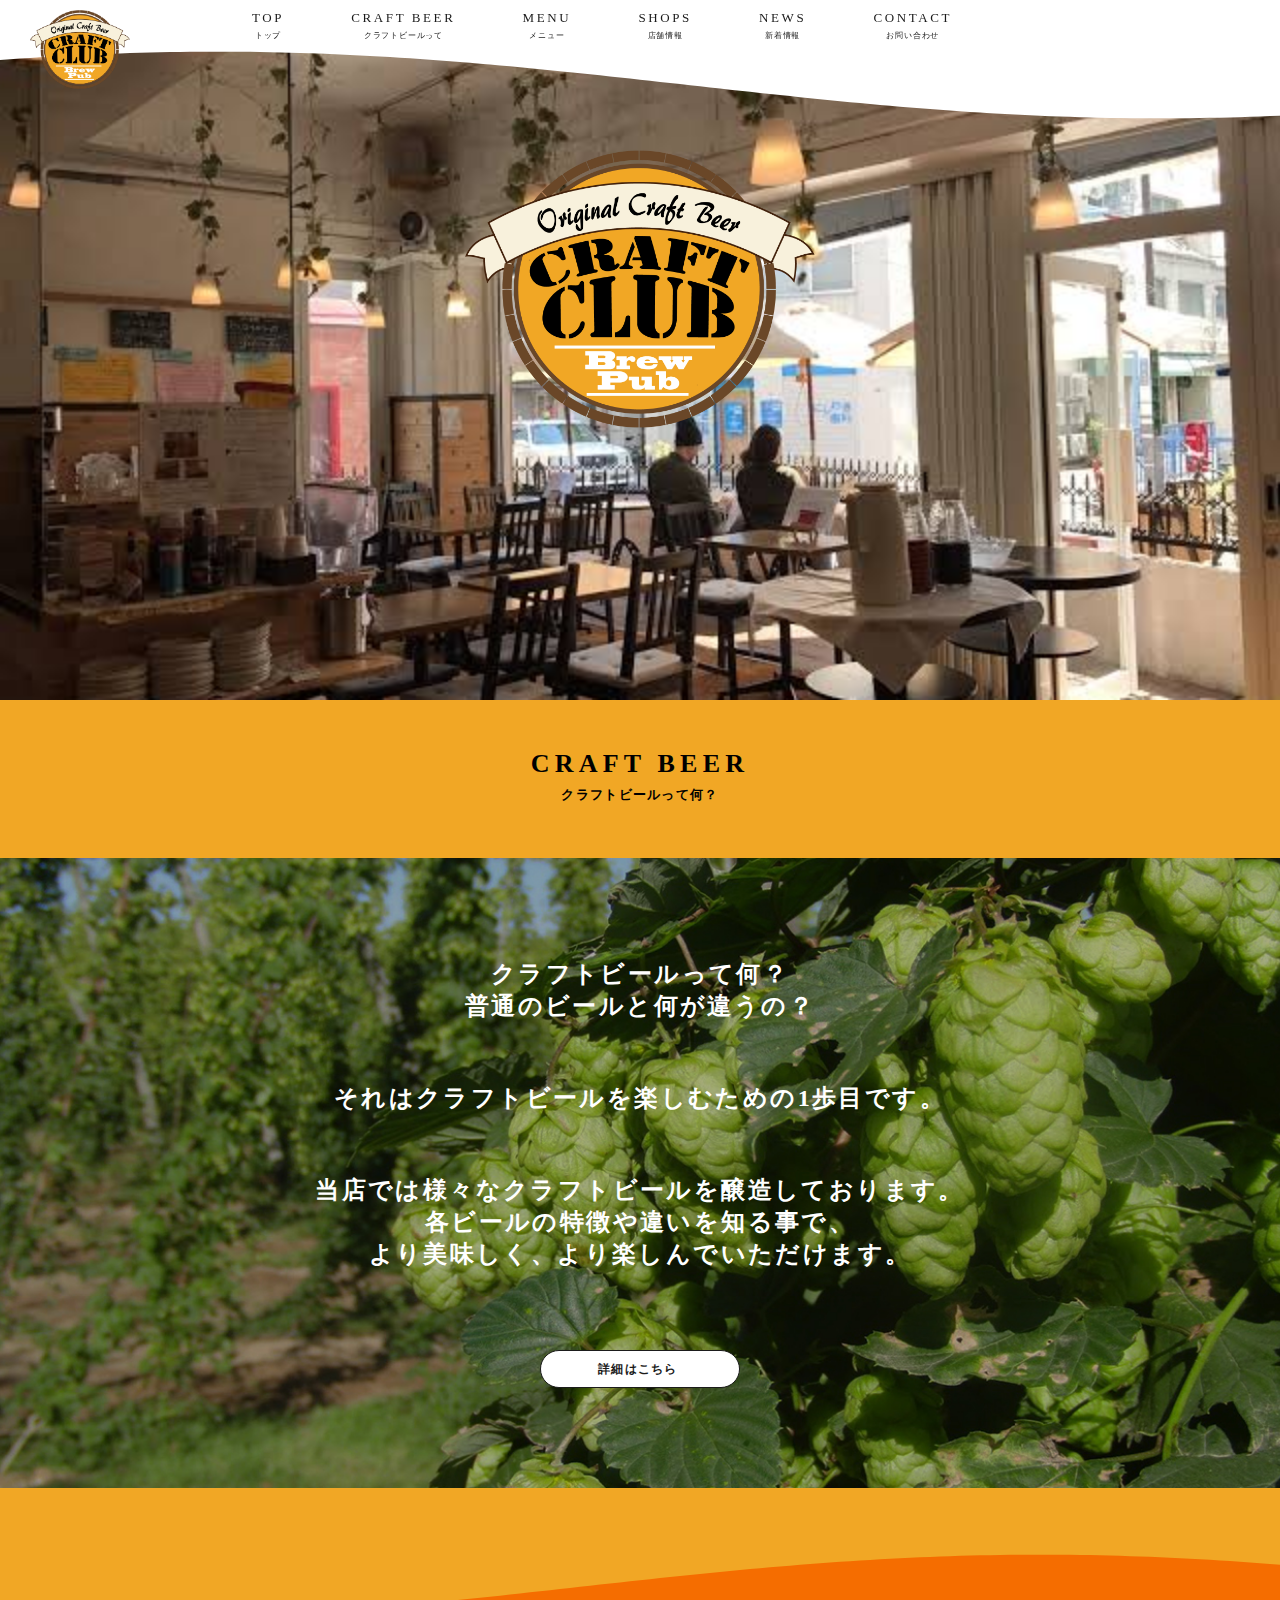
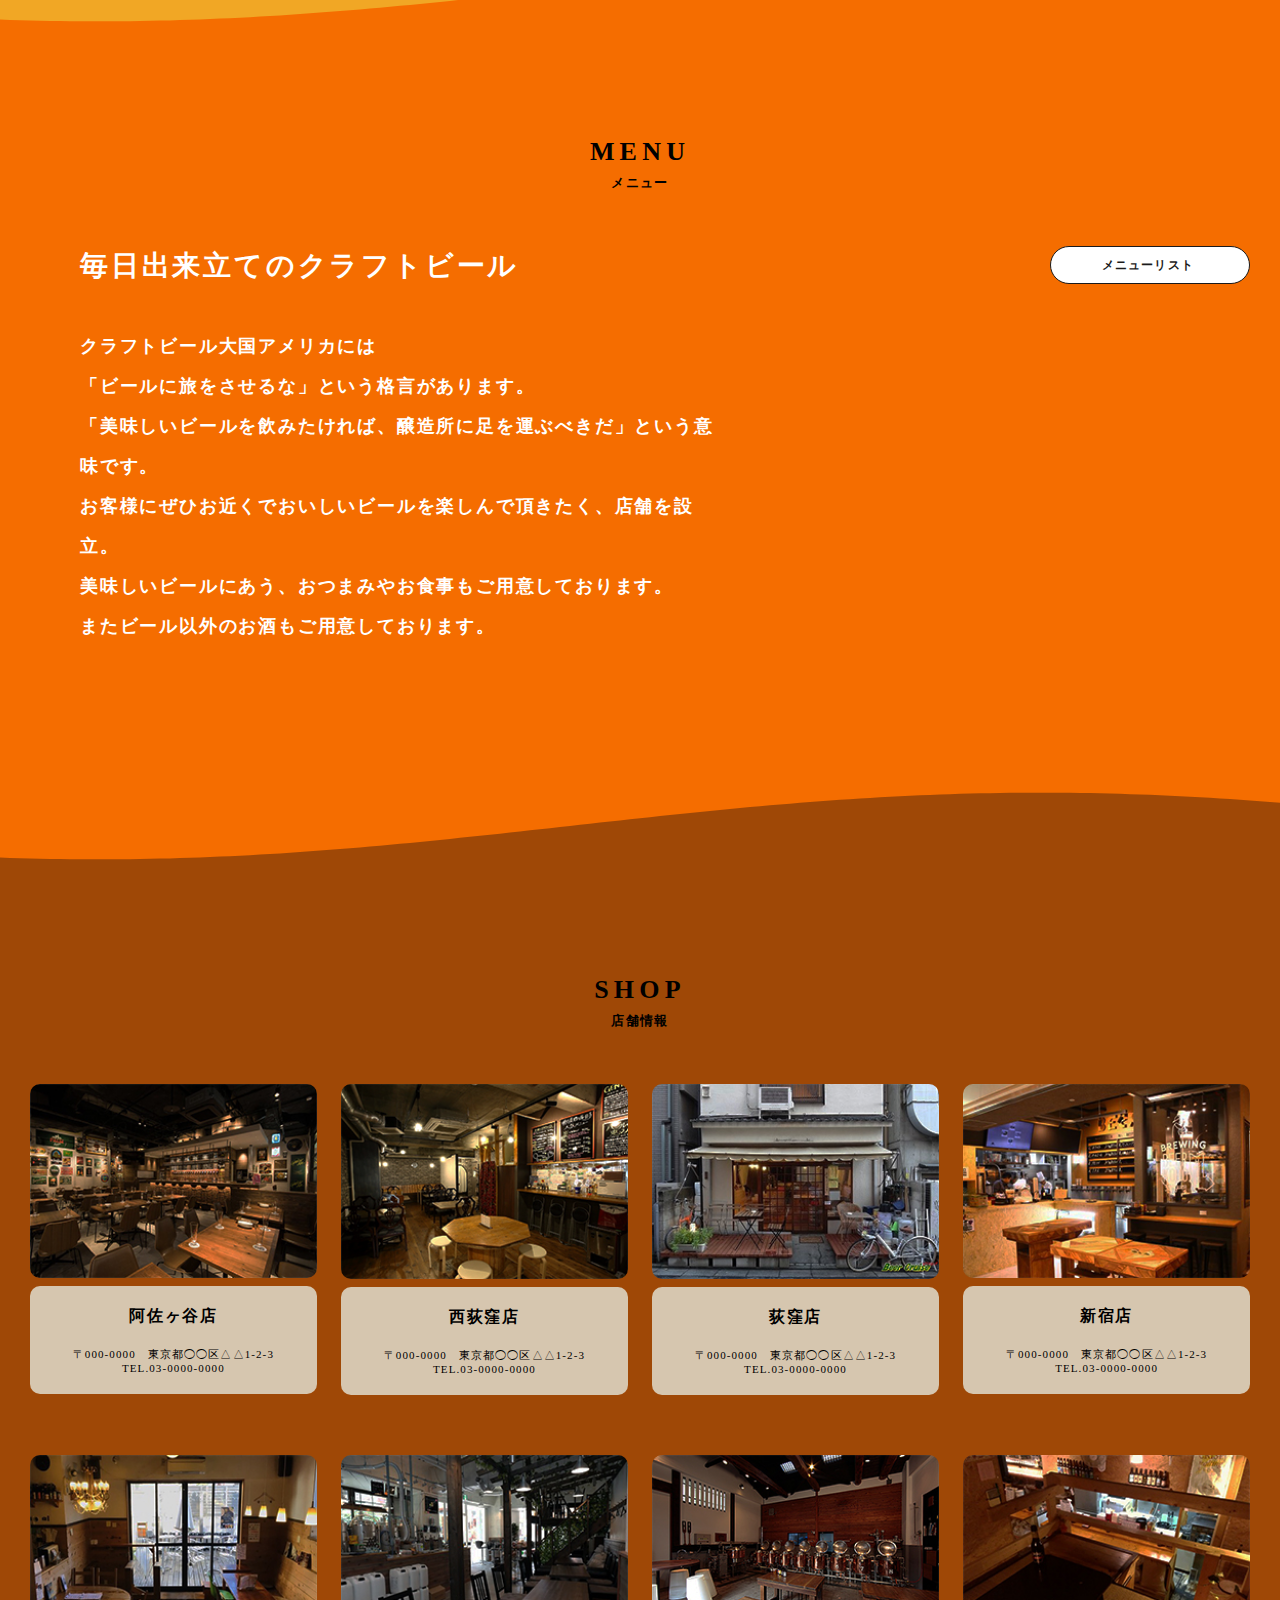
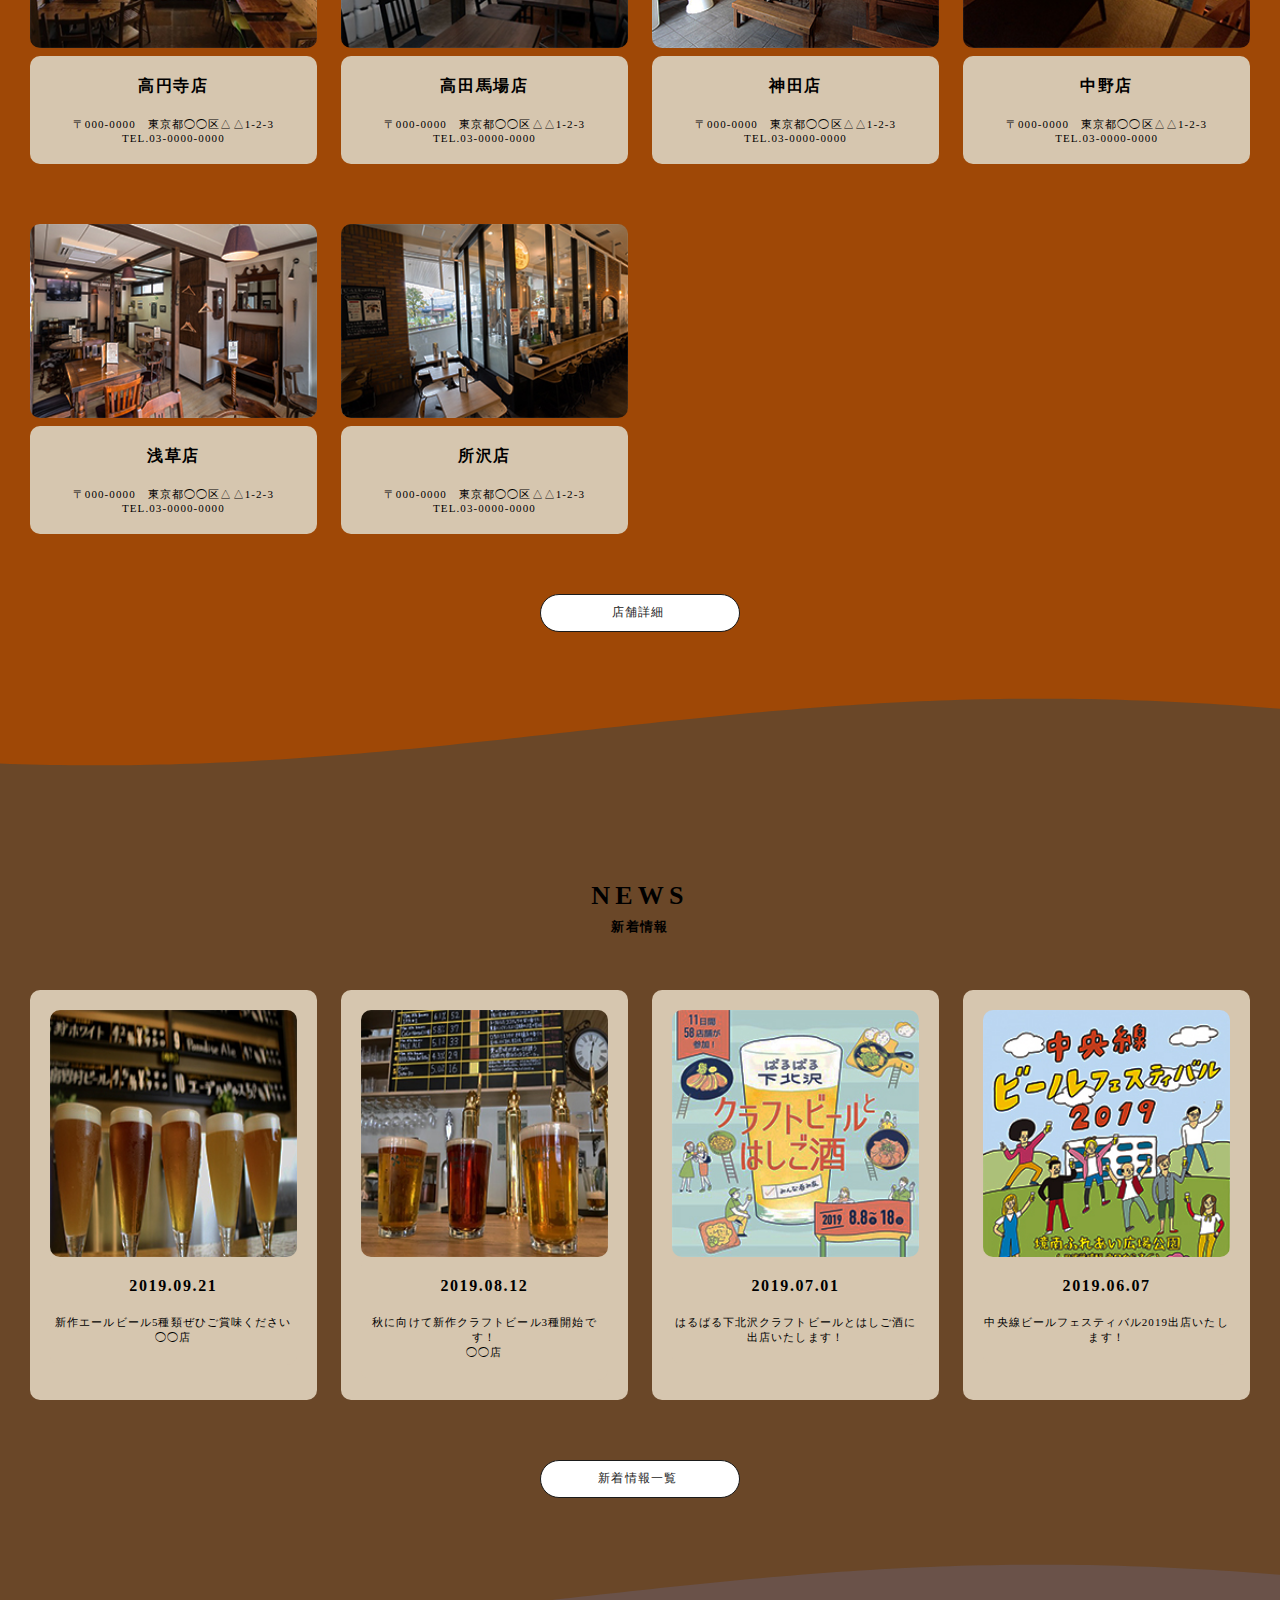
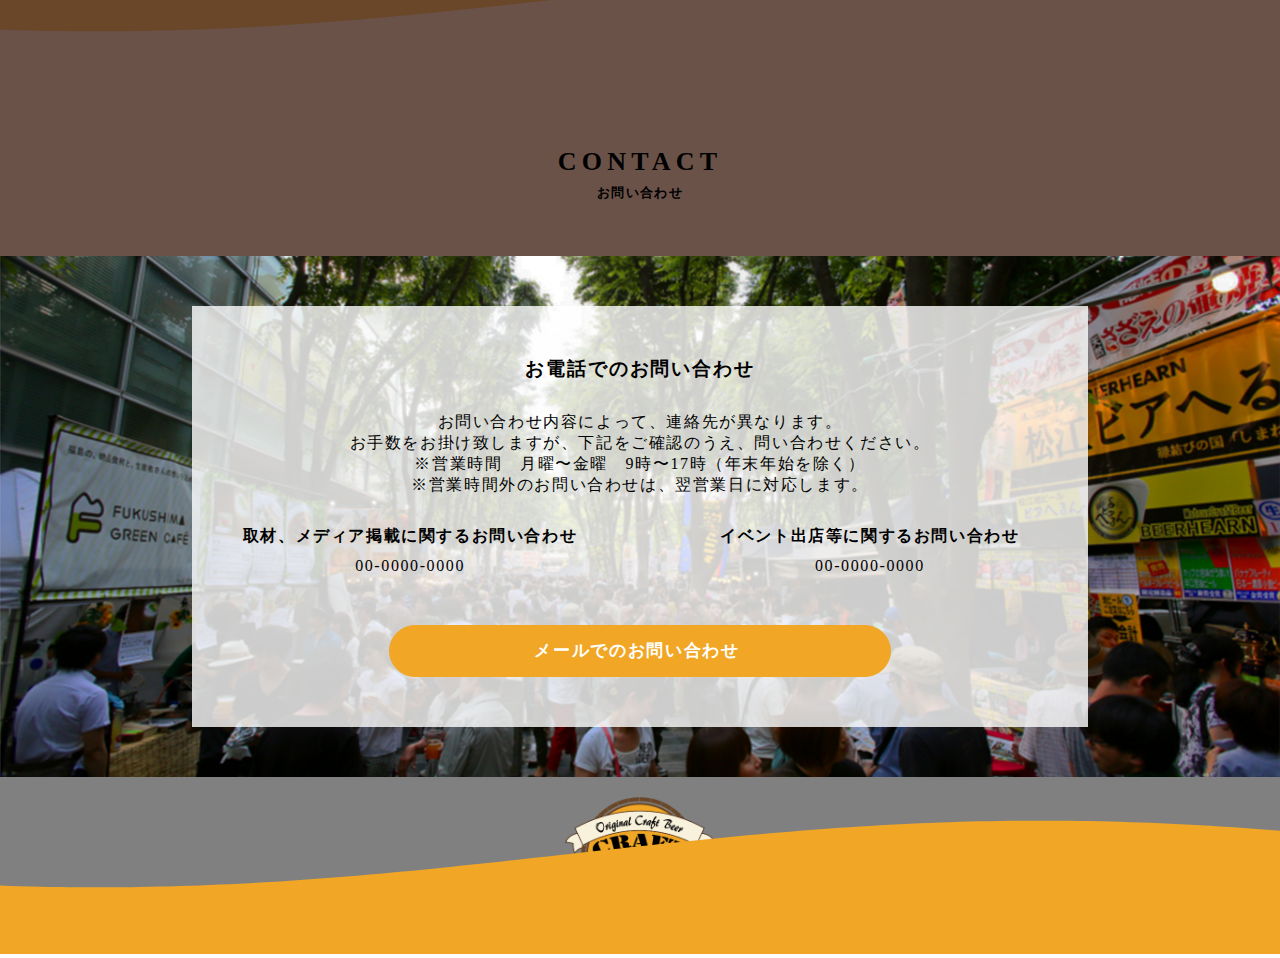
<file: index.html>
<!DOCTYPE html>
<html lang="ja" dir="ltr">
  <head>
    <meta charset="utf-8">
    <meta name="viewport" content="width=device,initial-scale=1">
    <title>CRAFT CLUB</title>
    <link rel="stylesheet" href="css/common.css">
    <link rel="stylesheet" href="css/style.css">
    <link rel="stylesheet" href="https://use.fontawesome.com/releases/v5.7.2/css/all.css" integrity="sha384-fnmOCqbTlWIlj8LyTjo7mOUStjsKC4pOpQbqyi7RrhN7udi9RwhKkMHpvLbHG9Sr" crossorigin="anonymous">
    <script src="js/jquery-3.4.1.min.js" type="text/javascript"></script>
    <script src="js/jquery.js" type="text/javascript"></script>
    <script src="https://ajax.googleapis.com/ajax/libs/jquery/1.12.4/jquery.min.js"></script>

    <!--<script src="js/jquery.stickystack.min.js" type="text/javascript"></script>-->
  </head>
  <body>
  <div id="allwrap">


<!---common-------------------------------------------------------->


    <header>
      <div id="canvas0" class="canvas">
          <canvas id="wave0" class="wave" width="800" height="170"></canvas>
      </div>
      <div id="header-inner">
        <h1><a href="index.html"><img src="images/craftclub-logo.png" alt="クラフトクラブのロゴマーク"></a></h1>
        <nav>
          <ul id="nomal">
            <li><a href="index.html">TOP<br><span>トップ</span></a></li>
            <li><a href="about/about.html">CRAFT BEER<br><span>クラフトビールって</span></a></li>
            <li><a href="menu/menu.html">MENU<br><span>メニュー</span></a></li>
            <li><a href="shops/shops.html">SHOPS<br><span>店舗情報</span></a></li>
            <li><a href="news/news.html">NEWS<br><span>新着情報</span></a></li>
            <li><a href="contact/contact.html">CONTACT<br><span>お問い合わせ</span></a></li>
          </ul>
        </nav>

        <!--hamberger-menu-------------------------------------------->

        <div id="hamburger-menu">
          <div id="nav-open">
            <span></span>
          </div>
          <!--中身-->
          <div id="nav-content">
            <div class="hamburger-top"></div>
            <ul class="category">
              <li class="category-title"><a href="index.html">TOP<br><span>トップ</span></a></li>
              <li class="category-title"><a href="about/about.html">CRAFT BEER<br><span>クラフトビールって</span></a></li>
              <li class="category-title"><a href="menu/menu.html">MENU<br><span>メニュー</span></a></li>
              <li class="category-title"><a href="shops/shops.html">SHOPS<br><span>店舗情報</span></a></li>
              <li class="category-title"><a href="news/news.html">NEWS<br><span>新着情報</span></a></li>
              <li class="category-title"><a href="contact/contact.html">CONTACT<br><span>お問い合わせ</span></a></li>
            </ul>
          </div>
        </div>

      </div>
    </header>


<!---main-------------------------------------------------------->


    <main id="main-wrapper">

<!---keyvisual-------------------------------------------------------->

      <div id="keyvisual-slide" class="stickystack-slide">
        <div class="visual-logo">
          <img src="images/craftclub-logo.png" alt="">
        </div>
      </div>

<!---what-slide-------------------------------------------------------->

      <div id="canvas1" class="canvas">
          <canvas id="wave1" class="wave" width="800" height="100"></canvas>
      </div>

      <section id="what-slide" class="stickystack-slide">
        <div class="inner">
          <h2>CRAFT BEER<br><span>クラフトビールって何？</span></h2>
          <div class="content-area">
            <div class="text-area">
              <p>クラフトビールって何？<br>普通のビールと何が違うの？</p>
              <p>それはクラフトビールを楽しむための1歩目です。</p>
              <p>当店では様々なクラフトビールを醸造しております。</p>
              <p>各ビールの特徴や違いを知る事で、<br>より美味しく、より楽しんでいただけます。</p>
            </div>
            <div class="btn-area">
              <a href="about/about.html" class="arrow_btn">詳細はこちら <span><i class="fas fa-arrow-circle-right fa-fw"></i></span></a>
            </div>
          </div>
        </div>
      </section>

<!---menu-slide-------------------------------------------------------->


      <section id="menu-slide" class="stickystack-slide">
        <div id="canvas2" class="canvas">
            <canvas id="wave2" class="wave" width="800" height="100"></canvas>
        </div>
        <div class="inner">
          <h2>MENU<br><span>メニュー</span></h2>
          <div class="content-area">
            <div class="text-area">
              <p>毎日出来立てのクラフトビール</p>
              <p>クラフトビール大国アメリカには<br>「ビールに旅をさせるな」という格言があります。</p>
              <p>「美味しいビールを飲みたければ、醸造所に足を運ぶべきだ」という意味です。</p>
              <p>お客様にぜひお近くでおいしいビールを楽しんで頂きたく、店舗を設立。</p>
              <p>美味しいビールにあう、おつまみやお食事もご用意しております。</p>
              <p>またビール以外のお酒もご用意しております。</p>
            </div>
            <div class="btn-area">
              <a href="menu/menu.html" class="arrow_btn">メニューリスト <span><i class="fas fa-arrow-circle-right fa-fw"></i></span></a>
            </div>
          </div>
        </div>
      </section>


<!---shop-slide-------------------------------------------------------->


      <section id="shop-slide" class="stickystack-slide">
        <div id="canvas3" class="canvas">
            <canvas id="wave3" class="wave" width="800" height="100"></canvas>
        </div>
        <div class="inner">
          <h2>SHOP<br><span>店舗情報</span></h2>
          <div class="content-area">

            <div class="shop-box shop1">
              <a href="shops/shops.html#shop-asagaya">
                <p>
                  <img src="images/shop-asagaya.jpg" alt="阿佐ヶ谷店の写真">
                </p>
                <div class="shop-info">
                  <dl>
                    <dt>阿佐ヶ谷店</dt>
                    <dd>〒000-0000　東京都◯◯区△△1-2-3</dd>
                    <dd>TEL.03-0000-0000</dd>
                  </dl>
                </div>
              </a>
            </div>

            <div class="shop-box shop2">
              <a href="shops/shops.html#shop-nishiogikubo">
                <p>
                  <img src="images/shop-nishiogikubo.jpg" alt="西荻窪店の写真">
                </p>
                <div class="shop-info">
                  <dl>
                    <dt>西荻窪店</dt>
                    <dd>〒000-0000　東京都◯◯区△△1-2-3</dd>
                    <dd>TEL.03-0000-0000</dd>
                  </dl>
                </div>
              </a>
            </div>

            <div class="shop-box shop3">
              <a href="shops/shops.html#shop-ogikubo">
                <p>
                  <img src="images/shop-ogikubo.jpg" alt="荻窪店の写真">
                </p>
                <div class="shop-info">
                  <dl>
                    <dt>荻窪店</dt>
                    <dd>〒000-0000　東京都◯◯区△△1-2-3</dd>
                    <dd>TEL.03-0000-0000</dd>
                  </dl>
                </div>
              </a>
            </div>

            <div class="shop-box shop4">
              <a href="shops/shops.html#shop-sinjyuku">
                <p>
                  <img src="images/shop-sinjyuku.jpg" alt="新宿店の写真">
                </p>
                <div class="shop-info">
                  <dl>
                    <dt>新宿店</dt>
                    <dd>〒000-0000　東京都◯◯区△△1-2-3</dd>
                    <dd>TEL.03-0000-0000</dd>
                  </dl>
                </div>
              </a>
            </div>

            <div class="shop-box shop1">
              <a href="shops/shops.html#shop-kouenji">
                <p>
                  <img src="images/shop-kouenji.jpg" alt="高円寺店の写真">
                </p>
                <div class="shop-info">
                  <dl>
                    <dt>高円寺店</dt>
                    <dd>〒000-0000　東京都◯◯区△△1-2-3</dd>
                    <dd>TEL.03-0000-0000</dd>
                  </dl>
                </div>
              </a>
            </div>

            <div class="shop-box shop2">
              <a href="shops/shops.html#shop-takadanobaba">
                <p>
                  <img src="images/shop-takadanobaba.jpg" alt="高田馬場店の写真">
                </p>
                <div class="shop-info">
                  <dl>
                    <dt>高田馬場店</dt>
                    <dd>〒000-0000　東京都◯◯区△△1-2-3</dd>
                    <dd>TEL.03-0000-0000</dd>
                  </dl>
                </div>
              </a>
            </div>

            <div class="shop-box shop3">
              <a href="shops/shops.html#shop-kanda">
                <p>
                  <img src="images/shop-kanda.jpg" alt="神田店の写真">
                </p>
                <div class="shop-info">
                  <dl>
                    <dt>神田店</dt>
                    <dd>〒000-0000　東京都◯◯区△△1-2-3</dd>
                    <dd>TEL.03-0000-0000</dd>
                  </dl>
                </div>
              </a>
            </div>

            <div class="shop-box shop4">
              <a href="shops/shops.html#shop-nakano">
                <p>
                  <img src="images/shop-nakano.jpg" alt="中野店の写真">
                </p>
                <div class="shop-info">
                  <dl>
                    <dt>中野店</dt>
                    <dd>〒000-0000　東京都◯◯区△△1-2-3</dd>
                    <dd>TEL.03-0000-0000</dd>
                  </dl>
                </div>
              </a>
            </div>

            <div class="shop-box shop1">
              <a href="shops/shops.html#shop-asakusa">
                <p>
                  <img src="images/shop-asakusa.jpg" alt="浅草店の写真">
                </p>
                <div class="shop-info">
                  <dl>
                    <dt>浅草店</dt>
                    <dd>〒000-0000　東京都◯◯区△△1-2-3</dd>
                    <dd>TEL.03-0000-0000</dd>
                  </dl>
                </div>
              </a>
            </div>

            <div class="shop-box shop2">
              <a href="shops/shops.html#shop-tokorozawa">
                <p>
                  <img src="images/shop-tokorozawa.jpg" alt="所沢店の写真">
                </p>
                <div class="shop-info">
                  <dl>
                    <dt>所沢店</dt>
                    <dd>〒000-0000　東京都◯◯区△△1-2-3</dd>
                    <dd>TEL.03-0000-0000</dd>
                  </dl>
                </div>
              </a>
            </div>

          </div>

          <div class="btn-area">
            <a href="shops/shops.html" class="arrow_btn">店舗詳細 <span><i class="fas fa-arrow-circle-right fa-fw"></i></span></a>
          </div>
        </div>
      </section>


<!---news-slide-------------------------------------------------------->


      <section id="news-slide" class="stickystack-slide">
        <div id="canvas4" class="canvas">
            <canvas id="wave4" class="wave" width="800" height="100"></canvas>
        </div>
        <div class="inner">
          <h2>NEWS<br><span>新着情報</span></h2>
          <div class="content-area">

            <div class="news-box news1">
              <a href="#">
                <p>
                  <img src="images/news-1.jpg" alt="新着情報1">
                </p>
                <div class="news-info">
                  <dl>
                    <dt>2019.09.21</dt>
                    <dd>新作エールビール5種類ぜひご賞味ください</dd>
                    <dd>◯◯店</dd>
                  </dl>
                </div>
              </a>
            </div>

            <div class="news-box news2">
              <a href="#">
                <p>
                  <img src="images/news-2.jpg" alt="新着情報2">
                </p>
                <div class="news-info">
                  <dl>
                    <dt>2019.08.12</dt>
                    <dd>秋に向けて新作クラフトビール3種開始です！</dd>
                    <dd>◯◯店</dd>
                  </dl>
                </div>
              </a>
            </div>

            <div class="news-box news3">
              <a href="#">
                <p>
                  <img src="images/news-3.jpg" alt="新着情報3">
                </p>
                <div class="news-info">
                  <dl>
                    <dt>2019.07.01</dt>
                    <dd>はるばる下北沢クラフトビールとはしご酒に出店いたします！</dd>
                  </dl>
                </div>
              </a>
            </div>

            <div class="news-box news4">
              <a href="#">
                <p>
                  <img src="images/news-4.jpg" alt="新着情報4">
                </p>
                <div class="news-info">
                  <dl>
                    <dt>2019.06.07</dt>
                    <dd>中央線ビールフェスティバル2019出店いたします！</dd>
                  </dl>
                </div>
              </a>
            </div>

          </div>

          <div class="btn-area">
            <a href="news/news.html" class="arrow_btn">新着情報一覧 <span><i class="fas fa-arrow-circle-right fa-fw"></i></span></a>
          </div>
        </div>
      </section>


<!---contact-slide-------------------------------------------------------->


      <section id="contact-slide" class="stickystack-slide">
        <div id="canvas5" class="canvas">
            <canvas id="wave5" class="wave" width="800" height="100"></canvas>
        </div>
        <div class="inner">
          <h2>CONTACT<br><span>お問い合わせ</span></h2>
          <div class="content-area">
            <div class="contact-box">
              <h3>お電話でのお問い合わせ</h3>
              <p>お問い合わせ内容によって、連絡先が異なります。</p>
              <p>お手数をお掛け致しますが、下記をご確認のうえ、問い合わせください。</p>
              <p>※営業時間　月曜〜金曜　9時〜17時（年末年始を除く）</p>
              <p>※営業時間外のお問い合わせは、翌営業日に対応します。</p>
              <div class="contact-number">
                <div class="number-box">
                  <h4>取材、メディア掲載に関するお問い合わせ</h4>
                  <p>00-0000-0000</p>
                </div>
                <div class="number-box">
                  <h4>イベント出店等に関するお問い合わせ</h4>
                  <p>00-0000-0000</p>
                </div>
              </div>
              <div class="btn-area">
                <a href="contact/contact.html" class="arrow_btn">メールでのお問い合わせ <span><i class="fas fa-arrow-circle-right fa-fw"></i></span></a>
              </div>
            </div>
        </div>
      </section>


<!---footer-------------------------------------------------------->


      <footer class="stickystack-slide">
        <div class="logo">
          <img src="images/craftclub-logo.png" alt="">
        </div>
        <small>copyrights&copy; CRAFT CLUB. All Rights Reserved.</small>
      </footer>

    </main>

    <!--<script>$('#main-wrapper').stickyStack();</script>-->
  </div>
  </body>
</html>
</file>
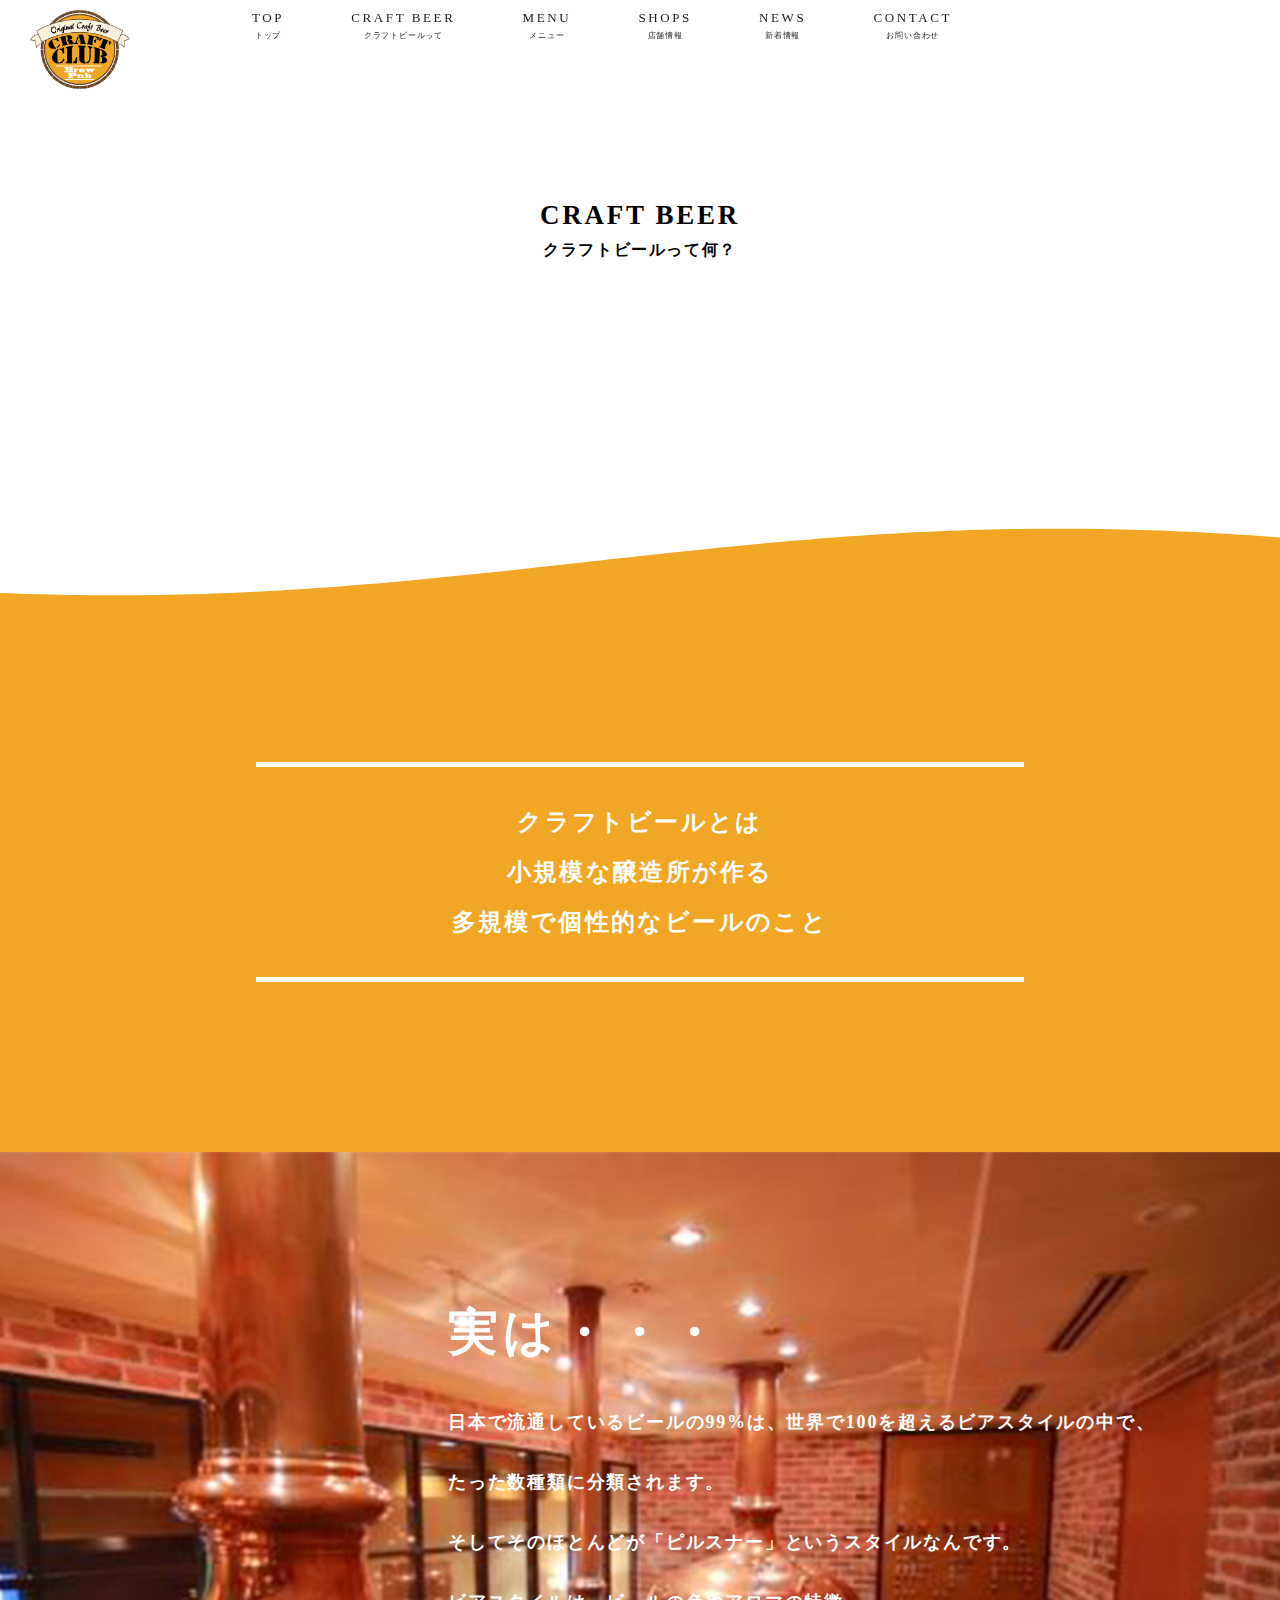
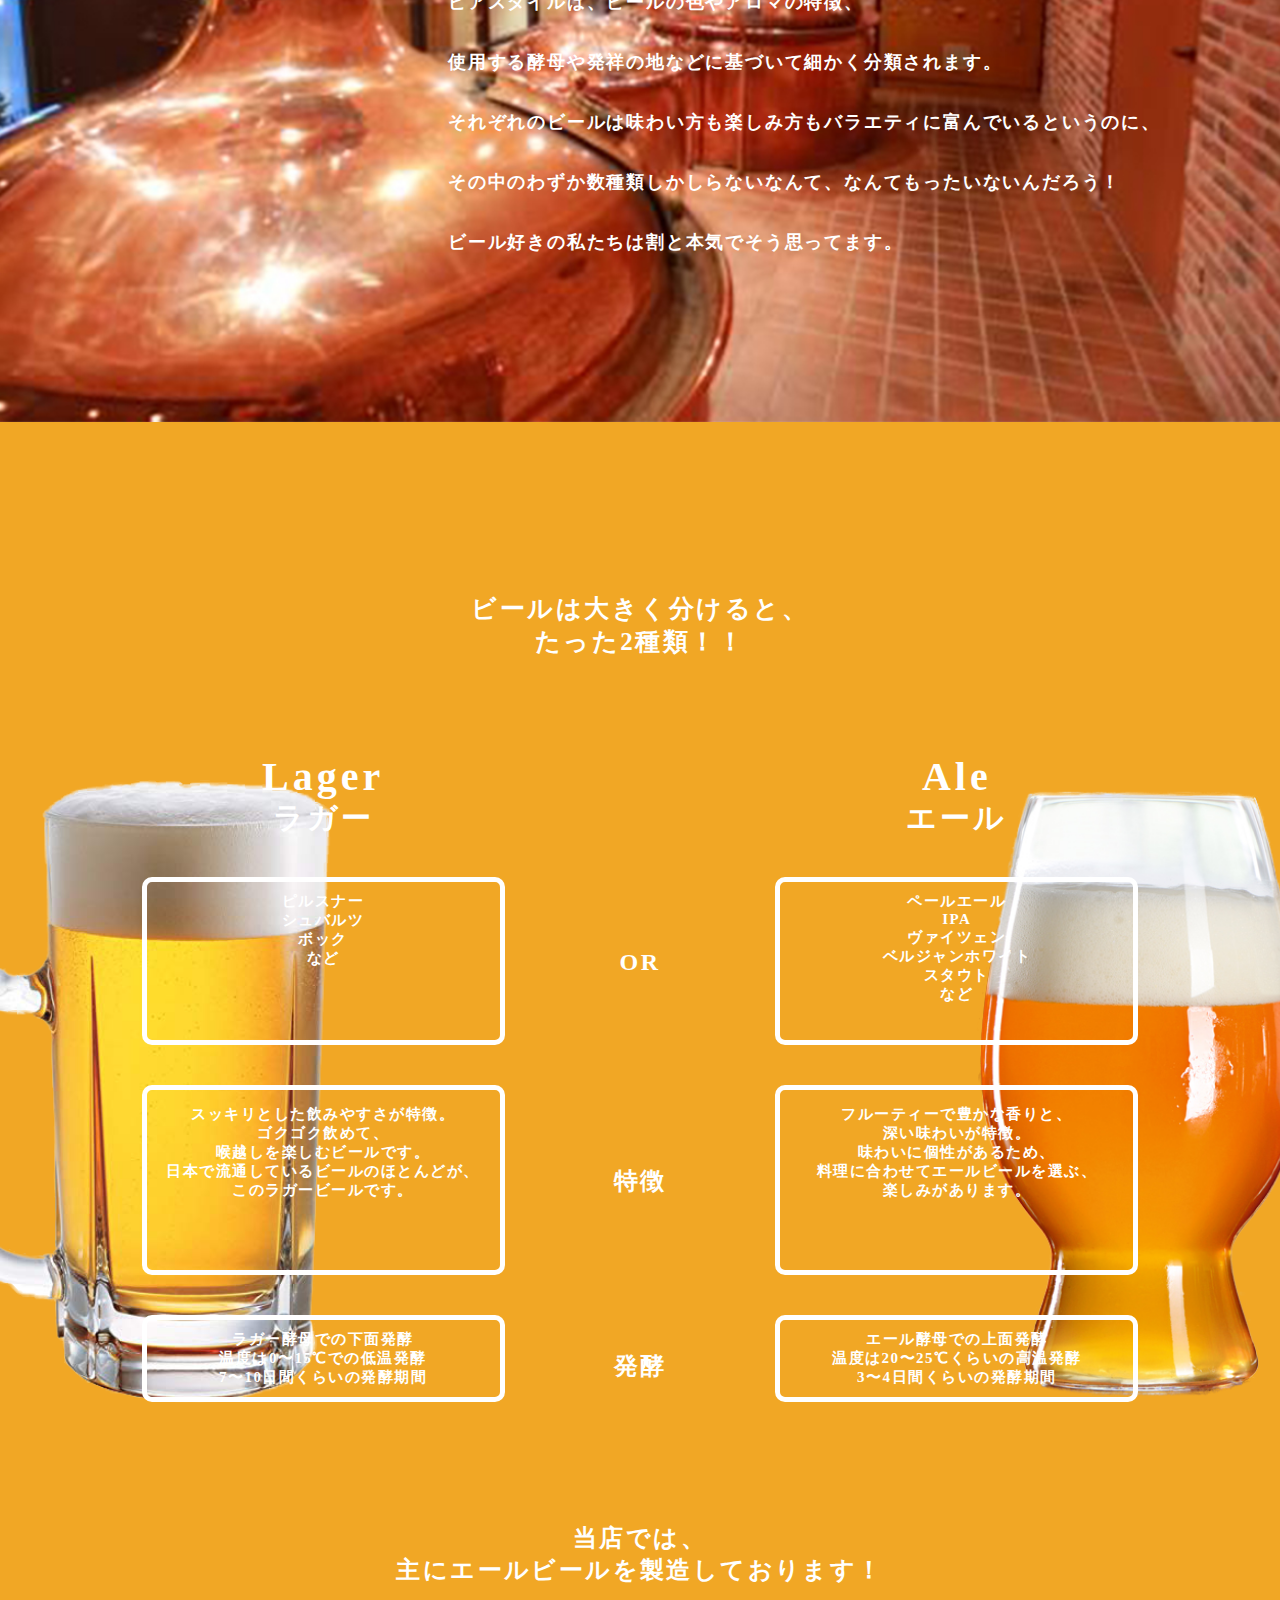
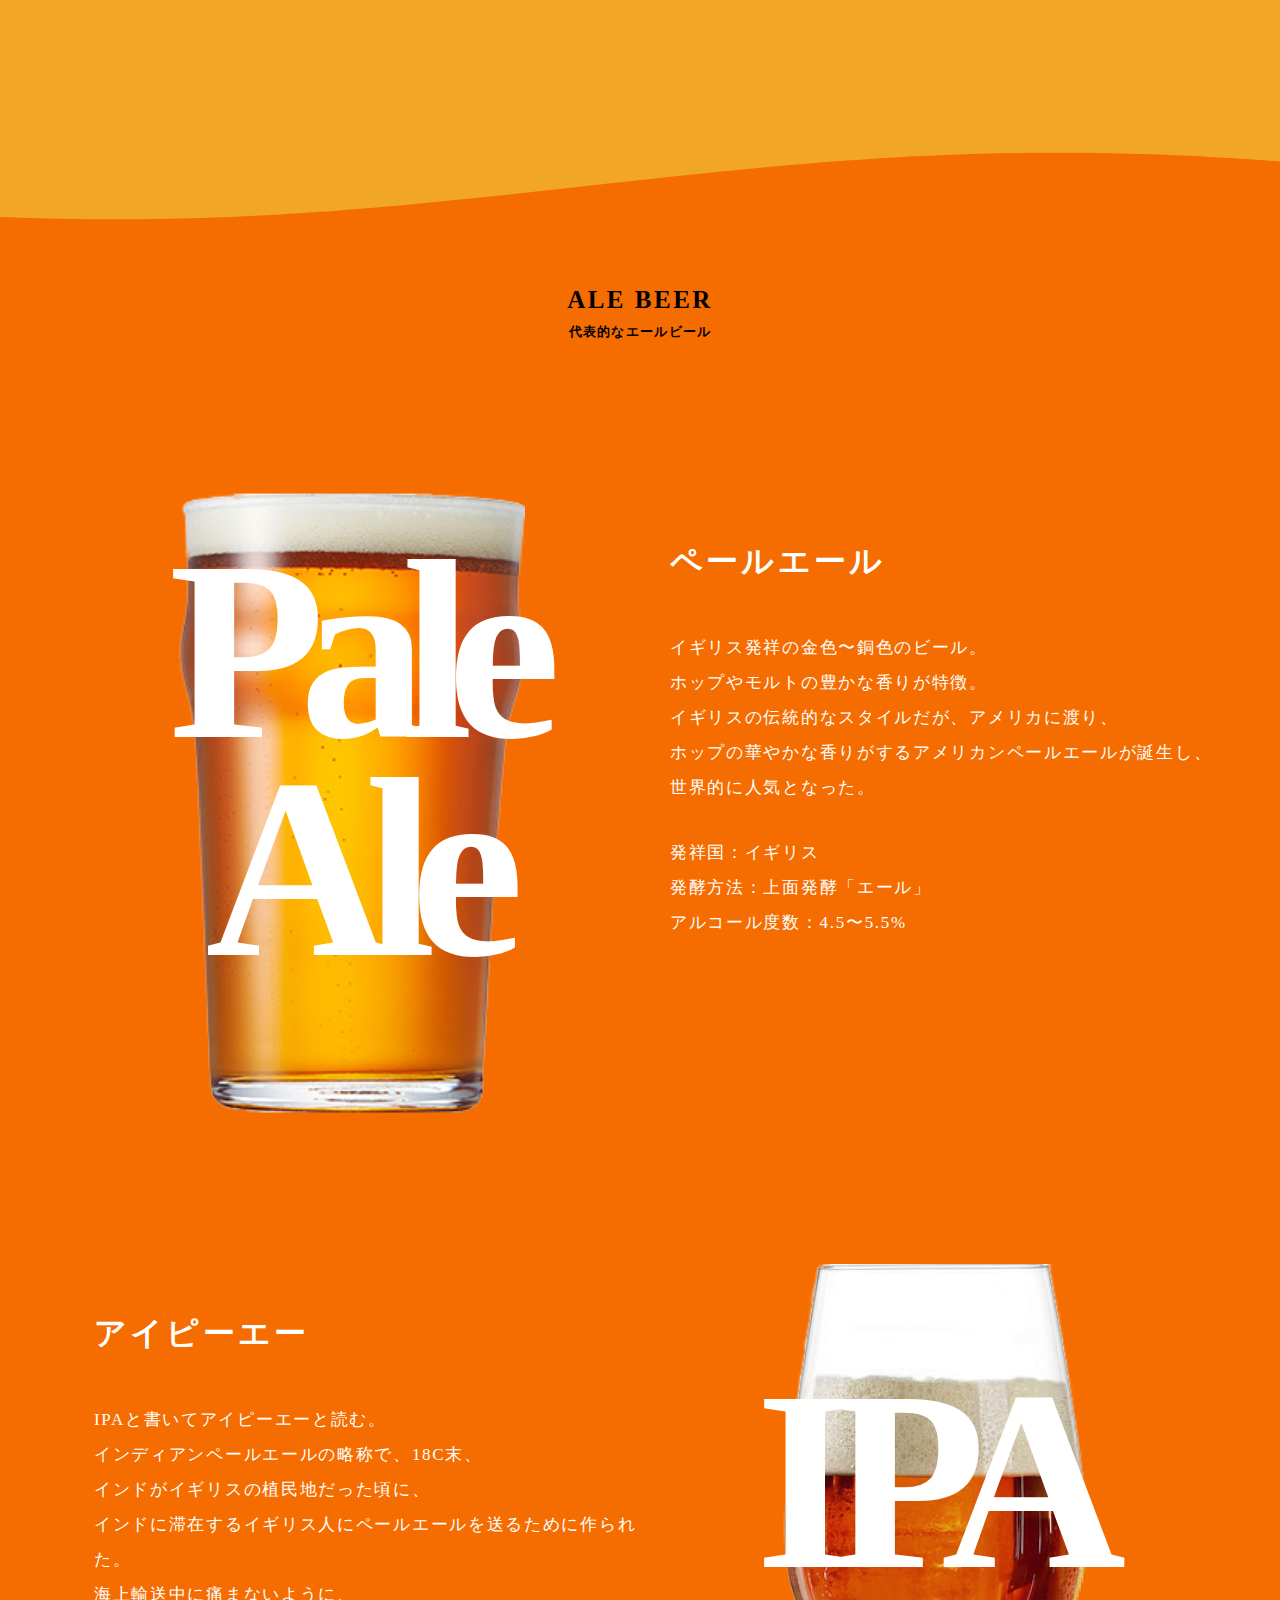
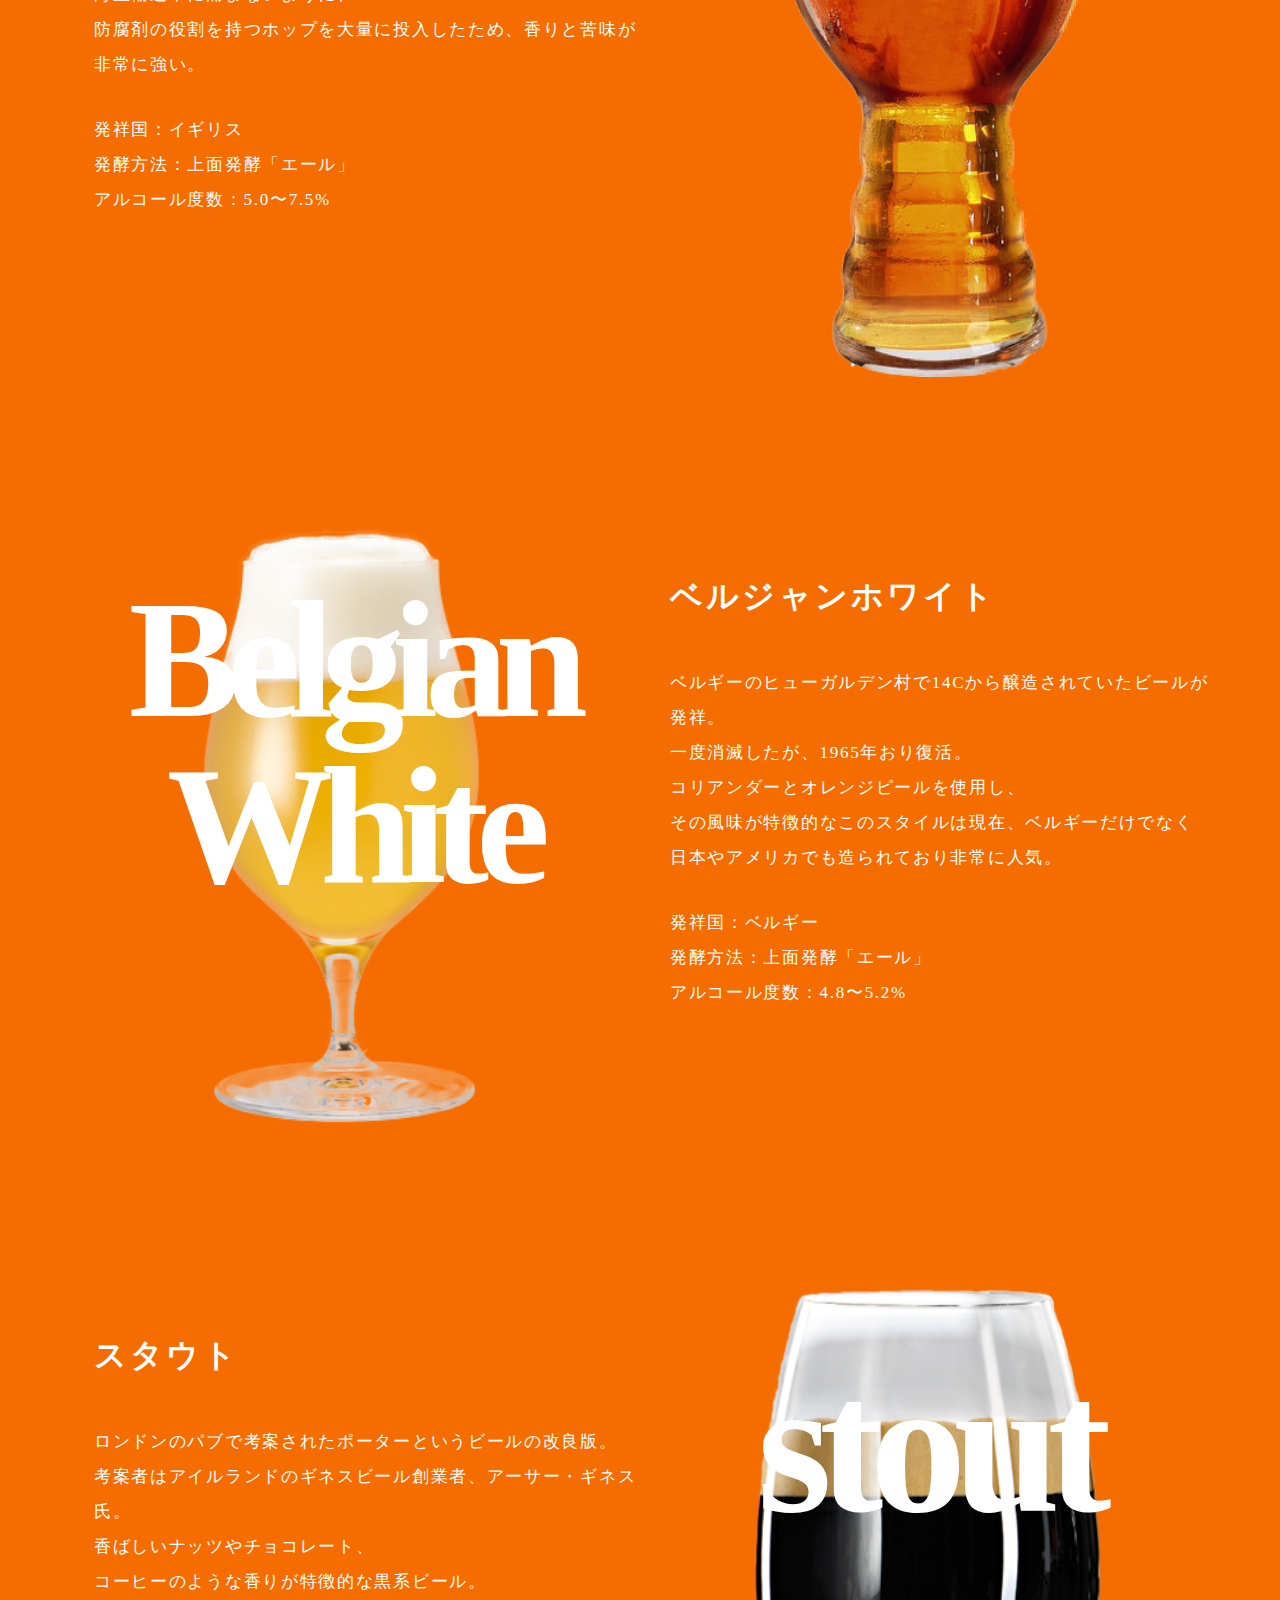
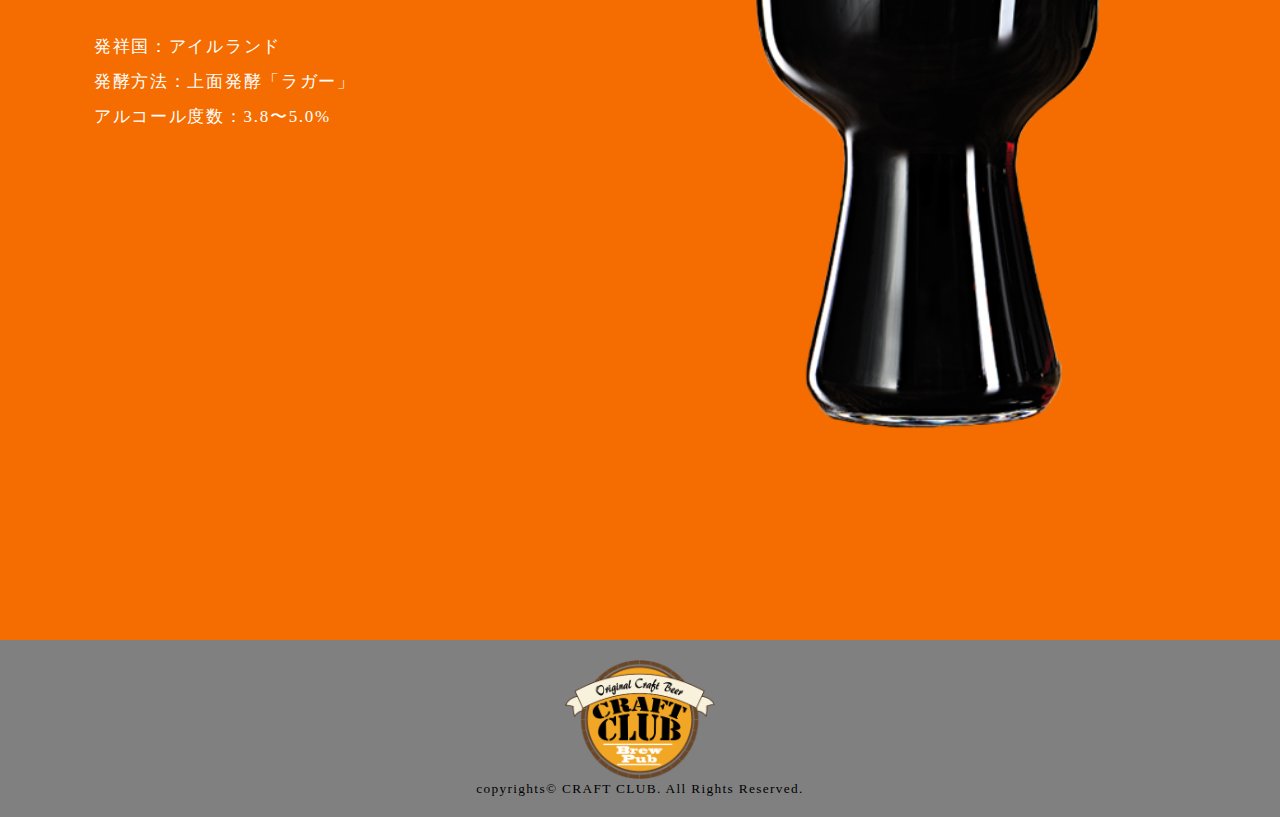
<file: about/about.html>
<!DOCTYPE html>
<html lang="ja" dir="ltr">
  <head>
    <meta charset="utf-8">
    <meta name="viewport" content="width=device,initial-scale=1">
    <title>CRAFT CLUB</title>
    <link rel="stylesheet" href="../css/common.css">
    <link rel="stylesheet" href="../css/about.css">
    <script src="../js/jquery-3.4.1.min.js" type="text/javascript"></script>
    <script src="../js/jquery.js" type="text/javascript"></script>

    <!--<script src="../js/jquery.stickystack.min.js" type="text/javascript"></script>-->
  </head>
  <body>
    <div id="allwrap">


<!---common-------------------------------------------------------->


    <header>
      <div id="canvas0" class="canvas">
          <canvas id="wave0" class="wave" width="800" height="170"></canvas>
      </div>
      <div id="header-inner">
        <h1><a href="../index.html"><img src="../images/craftclub-logo.png" alt="クラフトクラブのロゴマーク"></a></h1>
        <nav>
          <ul id="nomal">
            <li><a href="../index.html">TOP<br><span>トップ</span></a></li>
            <li><a href="about.html">CRAFT BEER<br><span>クラフトビールって</span></a></li>
            <li><a href="../menu/menu.html">MENU<br><span>メニュー</span></a></li>
            <li><a href="../shops/shops.html">SHOPS<br><span>店舗情報</span></a></li>
            <li><a href="../news/news.html">NEWS<br><span>新着情報</span></a></li>
            <li><a href="../contact/contact.html">CONTACT<br><span>お問い合わせ</span></a></li>
          </ul>
        </nav>

        <!---hamberger-menu-------------------------------------------->

        <div id="hamburger-menu">
          <div id="nav-open">
            <span></span>
          </div>
          <!--中身-->
          <div id="nav-content">
            <div class="hamburger-top"></div>
            <ul class="category">
              <li class="category-title"><a href="../index.html">TOP<br><span>トップ</span></a></li>
              <li class="category-title"><a href="about.html">CRAFT BEER<br><span>クラフトビールって</span></a></li>
              <li class="category-title"><a href="../menu/menu.html">MENU<br><span>メニュー</span></a></li>
              <li class="category-title"><a href="../shops/shops.html">SHOPS<br><span>店舗情報</span></a></li>
              <li class="category-title"><a href="../news/news.html">NEWS<br><span>新着情報</span></a></li>
              <li class="category-title"><a href="../contact/contact.html">CONTACT<br><span>お問い合わせ</span></a></li>
            </ul>
          </div>
        </div>

      </div>
    </header>


  <!---main-------------------------------------------------------->


      <main id="main-wrapper">
        <h2>CRAFT BEER<br><span>クラフトビールって何？</span></h2>


  <!---what-slide-------------------------------------------------------->


        <section id="what-slide" class="stickystack-slide">
          <div id="canvas1" class="canvas">
              <canvas id="wave1" class="wave" width="800" height="170"></canvas>
          </div>
          <div class="content-area">

            <div class="definition-area">
              <p>クラフトビールとは</p>
              <p>小規模な醸造所が作る</p>
              <p>多規模で個性的なビールのこと</p>
            </div>

            <div class="truth-area">
              <div class="truth-text">
                <h3>実は・・・</h3>
                <p>日本で流通しているビールの99%は、世界で100を超えるビアスタイルの中で、<br>たった数種類に分類されます。</p>
                <p>そしてそのほとんどが「ピルスナー」というスタイルなんです。</p>
                <p>ビアスタイルは、ビールの色やアロマの特徴、<br>使用する酵母や発祥の地などに基づいて細かく分類されます。</p>
                <p>それぞれのビールは味わい方も楽しみ方もバラエティに富んでいるというのに、<br>その中のわずか数種類しかしらないなんて、なんてもったいないんだろう！</p>
                <p>ビール好きの私たちは割と本気でそう思ってます。</p>
              </div>
            </div>

            <div class="type-area">
              <h3>ビールは大きく分けると、<br>たった2種類！！</h3>

              <div class="type-inner">

                <div id="each-title">
                  <p>OR</p>
                  <p>特徴</p>
                  <p>発酵</p>
                </div>

                <div id="lager">
                  <h4>Lager<br><span>ラガー</span></h4>

                  <div class="type">
                    <p>ピルスナー</p>
                    <p>シュバルツ</p>
                    <p>ボック</p>
                    <p>など</p>
                  </div>

                  <div class="feature">
                    <p>スッキリとした飲みやすさが特徴。</p>
                    <p>ゴクゴク飲めて、<br>喉越しを楽しむビールです。</p>
                    <p>日本で流通しているビールのほとんどが、<br>このラガービールです。</p>
                  </div>

                  <div class="fermentation">
                    <p>ラガー酵母での下面発酵</p>
                    <p>温度は0〜15℃での低温発酵</p>
                    <p>7〜10日間くらいの発酵期間</p>
                  </div>

                </div>


                <div id="ale">
                  <h4>Ale<br><span>エール</span></h4>

                  <div class="type">
                    <p>ペールエール</p>
                    <p>IPA</p>
                    <p>ヴァイツェン</p>
                    <p>ベルジャンホワイト</p>
                    <p>スタウト</p>
                    <p>など</p>
                  </div>

                  <div class="feature">
                    <p>フルーティーで豊かな香りと、<br>深い味わいが特徴。</p>
                    <p>味わいに個性があるため、<br>料理に合わせてエールビールを選ぶ、<br>楽しみがあります。</p>
                  </div>

                  <div class="fermentation">
                    <p>エール酵母での上面発酵</p>
                    <p>温度は20〜25℃くらいの高温発酵</p>
                    <p>3〜4日間くらいの発酵期間</p>
                  </div>

                </div>

              </div>

              <p id="so">当店では、<br>主にエールビールを製造しております！</p>


            </div>

          </div>
        </section>

  <!---menu-slide-------------------------------------------------------->


        <section id="details-slide" class="stickystack-slide">
          <div id="canvas2" class="canvas">
              <canvas id="wave2" class="wave" width="800" height="170"></canvas>
          </div>
          <div class="inner">
            <h3>ALE BEER<br><span>代表的なエールビール</span></h3>
            <div class="content-area">

              <div id="pale-ale" class="left">
                <div class="photo-area">
                  <p class="beer-name">Pale<br>Ale</p>
                  <div class="beer-photo"><img src="../images/pale-ale.png" alt=""></div>
                </div>
                <div class="text-area">
                  <h4>ペールエール</h4>
                  <p>イギリス発祥の金色〜銅色のビール。</p>
                  <p>ホップやモルトの豊かな香りが特徴。</p>
                  <p>イギリスの伝統的なスタイルだが、アメリカに渡り、<br>ホップの華やかな香りがするアメリカンペールエールが誕生し、<br>世界的に人気となった。</p>
                  <div class="details-text">
                    <p>発祥国：イギリス</p>
                    <p>発酵方法：上面発酵「エール」</p>
                    <p>アルコール度数：4.5〜5.5%</p>
                  </div>
                </div>
              </div>

              <div id="ipa" class="right">
                <div class="photo-area">
                  <p class="beer-name">IPA</p>
                  <div class="beer-photo"><img src="../images/ipa_02.png" alt=""></div>
                </div>
                <div class="text-area">
                  <h4>アイピーエー</h4>
                  <p>IPAと書いてアイピーエーと読む。</p>
                  <p>インディアンペールエールの略称で、18C末、<br>インドがイギリスの植民地だった頃に、<br>インドに滞在するイギリス人にペールエールを送るために作られた。</p>
                  <p>海上輸送中に痛まないように、<br>防腐剤の役割を持つホップを大量に投入したため、香りと苦味が非常に強い。</p>
                  <div class="details-text">
                    <p>発祥国：イギリス</p>
                    <p>発酵方法：上面発酵「エール」</p>
                    <p>アルコール度数：5.0〜7.5%</p>
                  </div>
                </div>
              </div>

              <div id="belgian-white" class="left">
                <div class="photo-area">
                  <p class="beer-name">Belgian<br>White</p>
                  <div class="beer-photo"><img src="../images/white_03.png" alt=""></div>
                </div>
                <div class="text-area">
                  <h4>ベルジャンホワイト</h4>
                  <p>ベルギーのヒューガルデン村で14Cから醸造されていたビールが発祥。</p>
                  <p>一度消滅したが、1965年おり復活。</p>
                  <p>コリアンダーとオレンジピールを使用し、<br>その風味が特徴的なこのスタイルは現在、ベルギーだけでなく<br>日本やアメリカでも造られており非常に人気。</p>
                  <div class="details-text">
                    <p>発祥国：ベルギー</p>
                    <p>発酵方法：上面発酵「エール」</p>
                    <p>アルコール度数：4.8〜5.2%</p>
                  </div>
                </div>
              </div>

              <div id="stout" class="right">
                <div class="photo-area">
                  <p class="beer-name">stout</p>
                  <div class="beer-photo"><img src="../images/stout.png" alt=""></div>
                </div>
                <div class="text-area">
                  <h4>スタウト</h4>
                  <p>ロンドンのパブで考案されたポーターというビールの改良版。</p>
                  <p>考案者はアイルランドのギネスビール創業者、アーサー・ギネス氏。</p>
                  <p>香ばしいナッツやチョコレート、<br>コーヒーのような香りが特徴的な黒系ビール。</p>
                  <div class="details-text">
                    <p>発祥国：アイルランド</p>
                    <p>発酵方法：上面発酵「ラガー」</p>
                    <p>アルコール度数：3.8〜5.0%</p>
                  </div>
                </div>
              </div>

            </div>
          </div>
        </section>

      </main>


  <!---footer-------------------------------------------------------->


      <footer class="stickystack-slide">
        <div class="logo">
          <img src="../images/craftclub-logo.png" alt="">
        </div>
        <small>copyrights&copy; CRAFT CLUB. All Rights Reserved.</small>
      </footer>

    </div>
  </body>
</html>
</file>
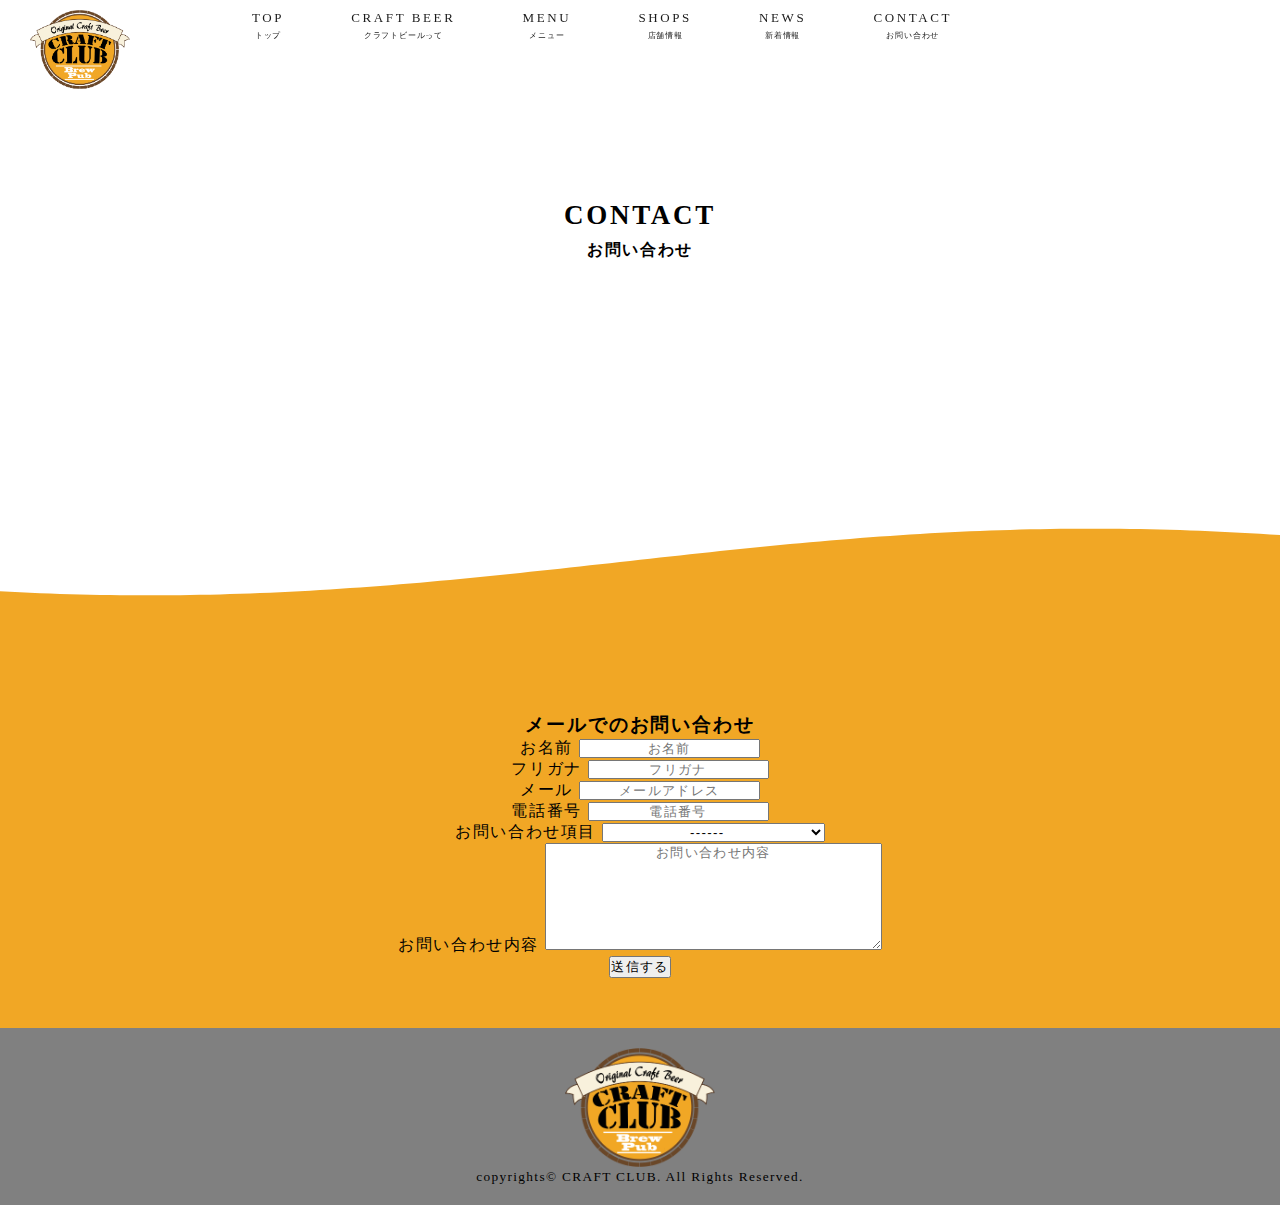
<file: contact/contact.html>
<!DOCTYPE html>
<html lang="ja" dir="ltr">
  <head>
    <meta charset="utf-8">
    <meta name="viewport" content="width=device,initial-scale=1">
    <title>CRAFT CLUB</title>
    <link rel="stylesheet" href="../css/common.css">
    <link rel="stylesheet" href="../css/contact.css">
    <script src="../js/jquery-3.4.1.min.js" type="text/javascript"></script>
    <script src="../js/jquery.js" type="text/javascript"></script>
    <script src="https://ajax.googleapis.com/ajax/libs/jquery/1.12.4/jquery.min.js"></script>

    <!--<script src="../js/jquery.stickystack.min.js" type="text/javascript"></script>-->
  </head>
  <body>
    <div id="allwrap">


<!---common-------------------------------------------------------->


      <header>
        <div id="canvas0" class="canvas">
            <canvas id="wave0" class="wave" width="800" height="170"></canvas>
        </div>
        <div id="header-inner">
          <h1><a href="../index.html"><img src="../images/craftclub-logo.png" alt="クラフトクラブのロゴマーク"></a></h1>
          <nav>
            <ul id="nomal">
              <li><a href="../index.html">TOP<br><span>トップ</span></a></li>
              <li><a href="../about/about.html">CRAFT BEER<br><span>クラフトビールって</span></a></li>
              <li><a href="../menu/menu.html">MENU<br><span>メニュー</span></a></li>
              <li><a href="../shops/shops.html">SHOPS<br><span>店舗情報</span></a></li>
              <li><a href="../news/news.html">NEWS<br><span>新着情報</span></a></li>
              <li><a href="contact.html">CONTACT<br><span>お問い合わせ</span></a></li>
            </ul>
          </nav>

          <!---hamberger-menu-------------------------------------------->

          <div id="hamburger-menu">
            <div id="nav-open">
              <span></span>
            </div>
            <!--中身-->
            <div id="nav-content">
              <div class="hamburger-top"></div>
              <ul class="category">
                <li class="category-title"><a href="../index.html">TOP<br><span>トップ</span></a></li>
                <li class="category-title"><a href="../about/about.html">CRAFT BEER<br><span>クラフトビールって</span></a></li>
                <li class="category-title"><a href="../menu/menu.html">MENU<br><span>メニュー</span></a></li>
                <li class="category-title"><a href="../shops/shops.html">SHOPS<br><span>店舗情報</span></a></li>
                <li class="category-title"><a href="../news/news.html">NEWS<br><span>新着情報</span></a></li>
                <li class="category-title"><a href="contact.html">CONTACT<br><span>お問い合わせ</span></a></li>
              </ul>
            </div>
          </div>

        </div>
      </header>


  <!---main-------------------------------------------------------->


      <main id="main-wrapper">
        <h2>CONTACT<br><span>お問い合わせ</span></h2>


  <!---news-slide-------------------------------------------------------->


        <section id="contact-slide" class="stickystack-slide">
          <div id="canvas1" class="canvas">
              <canvas id="wave1" class="wave" width="800" height="170"></canvas>
          </div>
          <div class="content-area">
            <h3>メールでのお問い合わせ</span></h3>

            <div class="contact-inner">

              <form id="form-area" action="#" method="post">

                <div class="each-content">
                  <label for="name">お名前</label>
                  <input id="name" type="text" name="yourname" value="" placeholder="お名前">
                </div>

                <div class="each-content">
                  <label for="furigana">フリガナ</label>
                  <input id="furigana" type="text" name="namefurigana" value="" placeholder="フリガナ">
                </div>

                <div class="each-content">
                  <label for="mail">メール</label>
                  <input id="mail" type="email" name="mail" value="" placeholder="メールアドレス">
                </div>

                <div class="each-content">
                  <label for="num">電話番号</label>
                  <input id="num" type="tel" name="phone-number" value="" placeholder="電話番号">
                </div>

                <div class="each-content">
                  <label for="what">お問い合わせ項目</label>
                  <select id="what">
                    <option value="" selected>------</option>
                    <option value="">卸・小売・飲食店のお客様</option>
                    <option value="">イベント出店について</option>
                    <option value="">取材について</option>
                    <option value="">その他のお問い合わせについて</option>
                  </select>
                </div>

                <div class="each-content">
                  <label for="comment">お問い合わせ内容</label>
                  <textarea id="comment" type="comment" name="comment" value="" rows="7" cols="40" placeholder="お問い合わせ内容"></textarea>
                </div>

                <div id="submit" class="each-content">
                  <input type="submit" name="" value="送信する">
                </div>

              </form>

            </div>
          </div>
        </section>


      </main>

      <!---footer-------------------------------------------------------->

      <footer class="stickystack-slide">
        <div class="logo">
          <img src="../images/craftclub-logo.png" alt="">
        </div>
        <small>copyrights&copy; CRAFT CLUB. All Rights Reserved.</small>
      </footer>

    </div>
  </body>
</html>
</file>
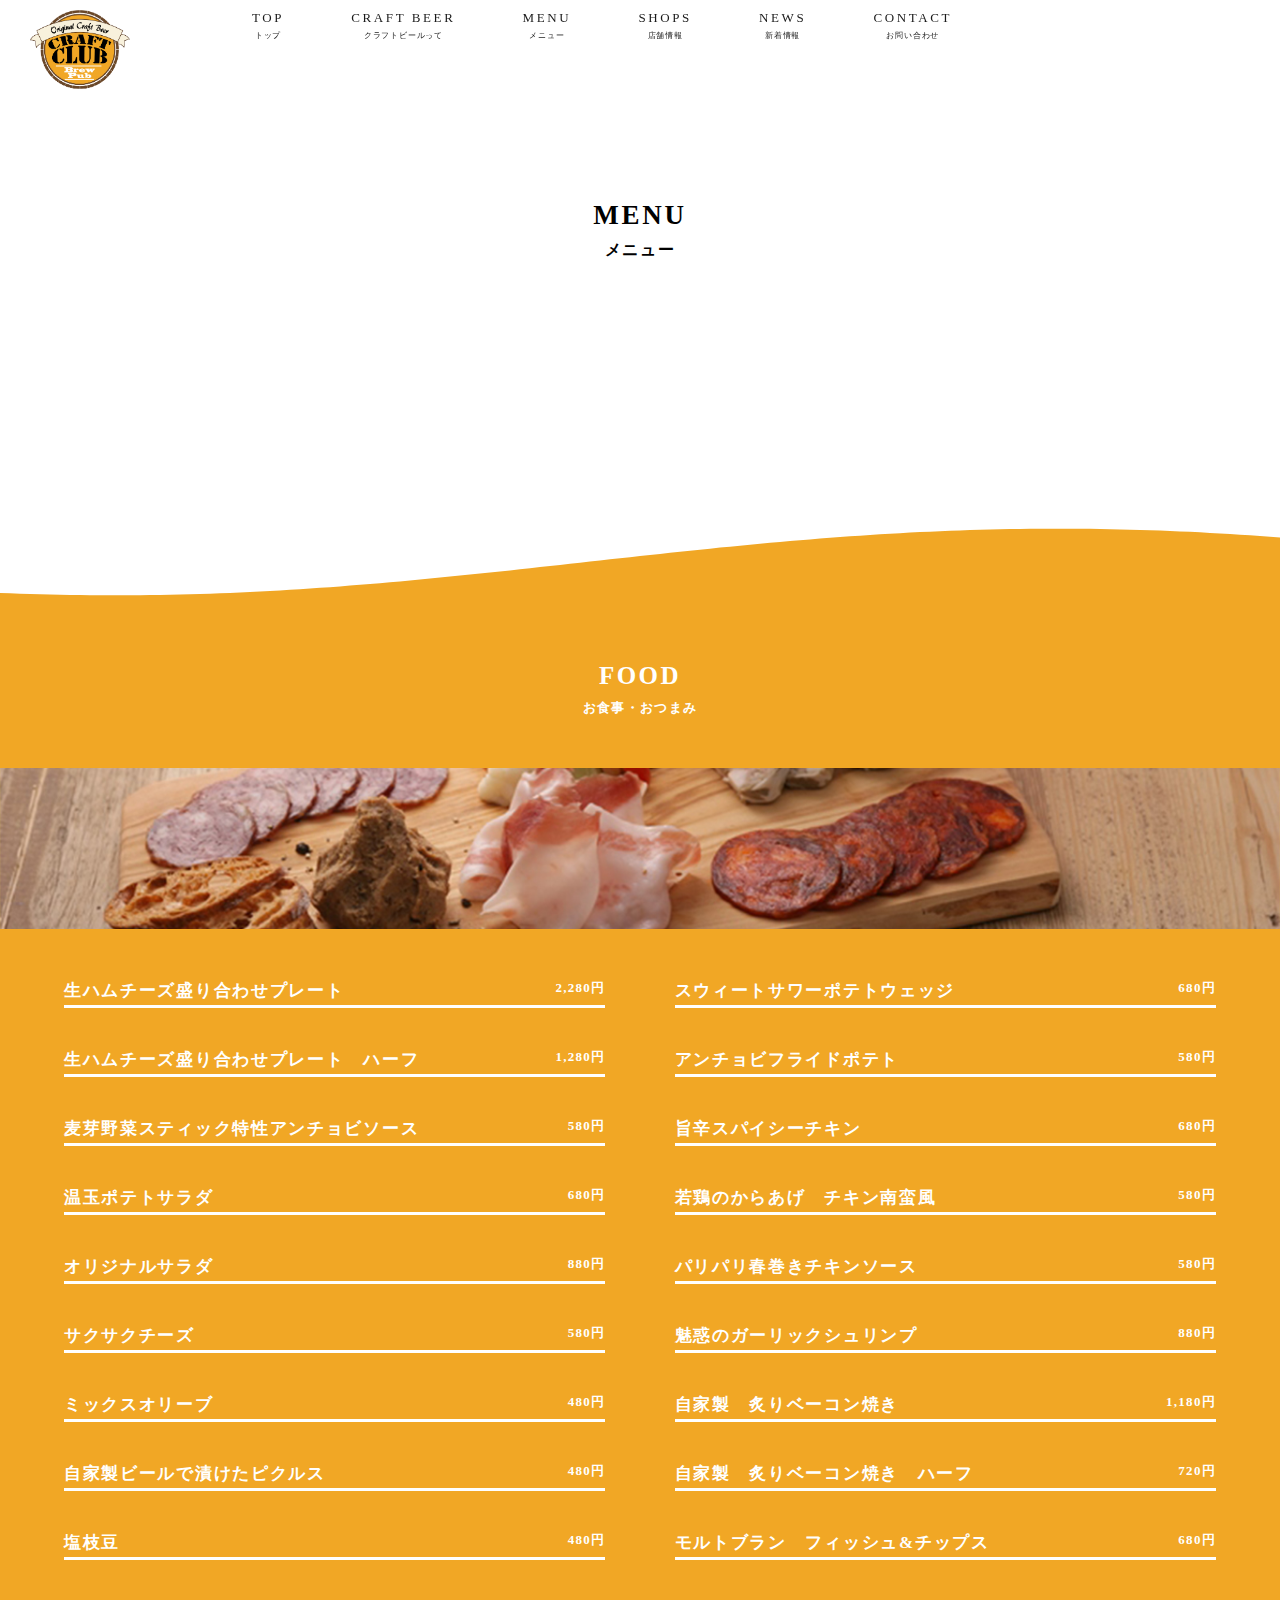
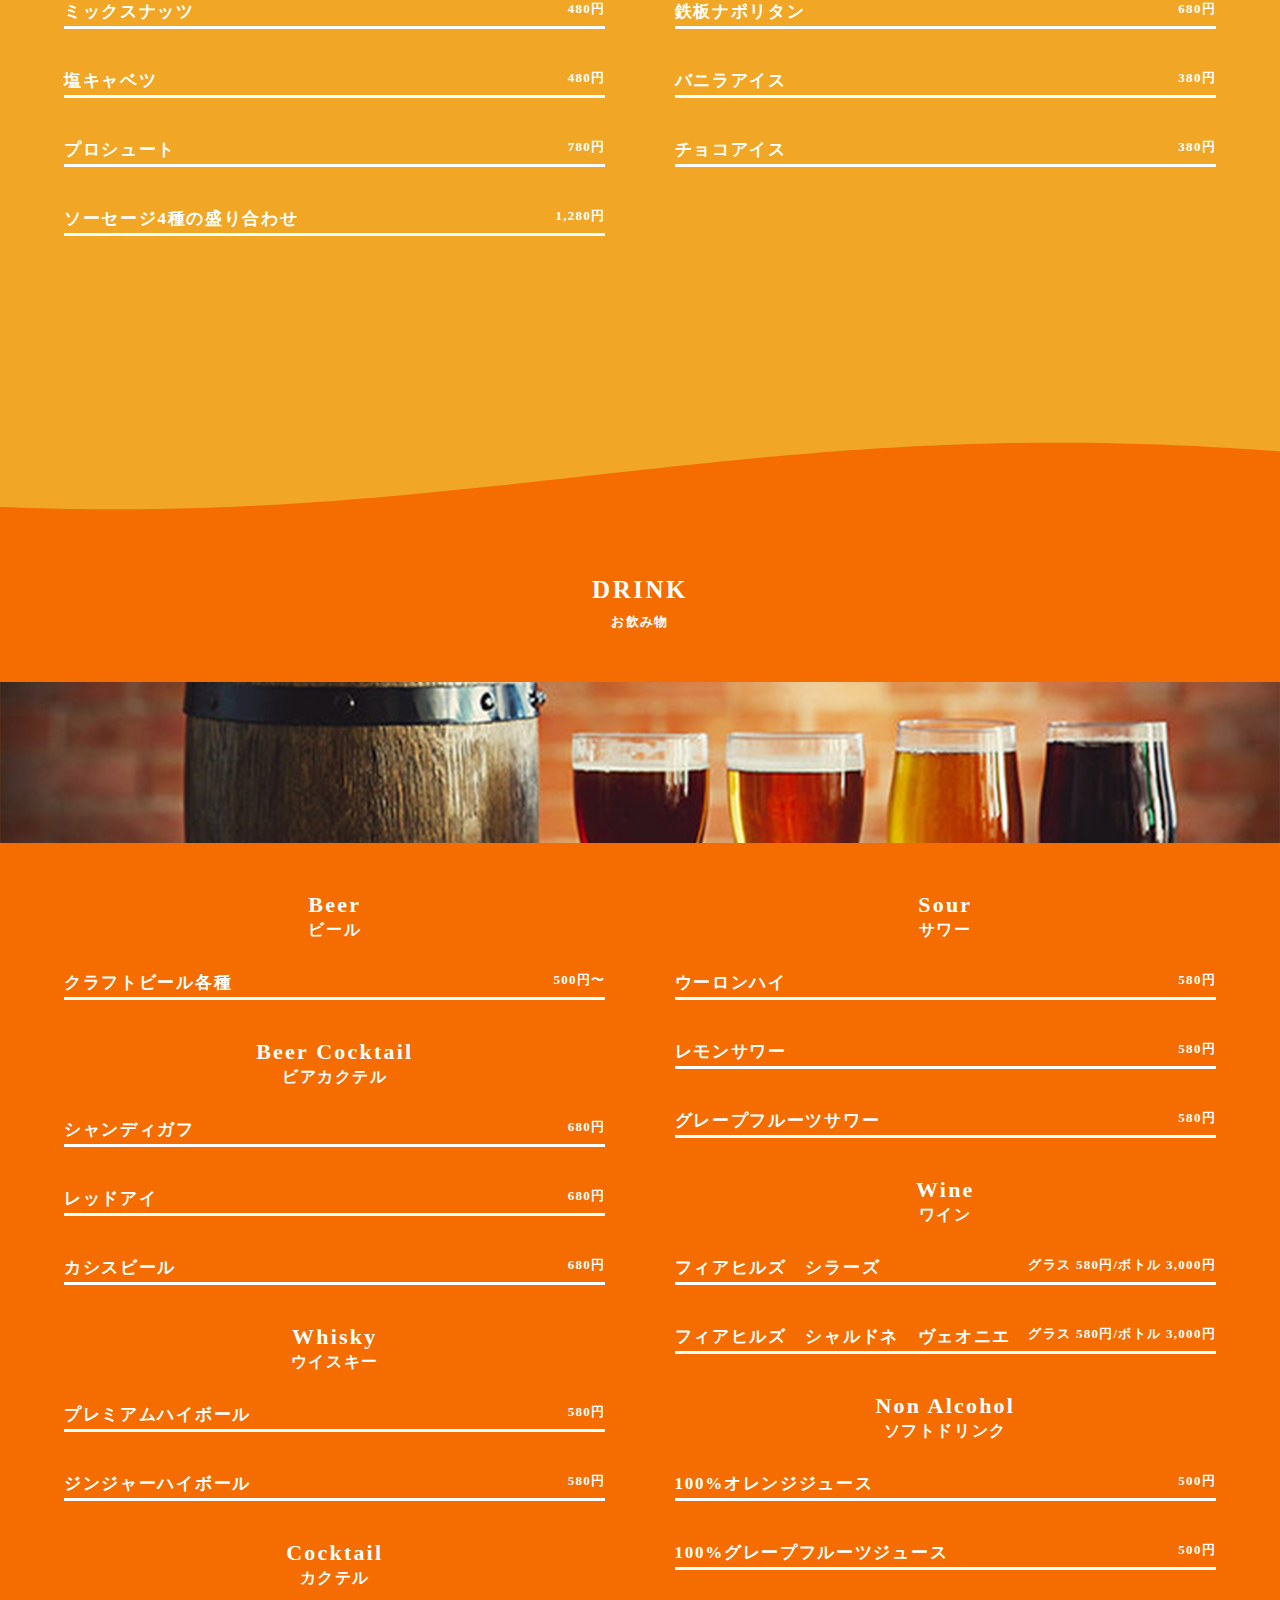
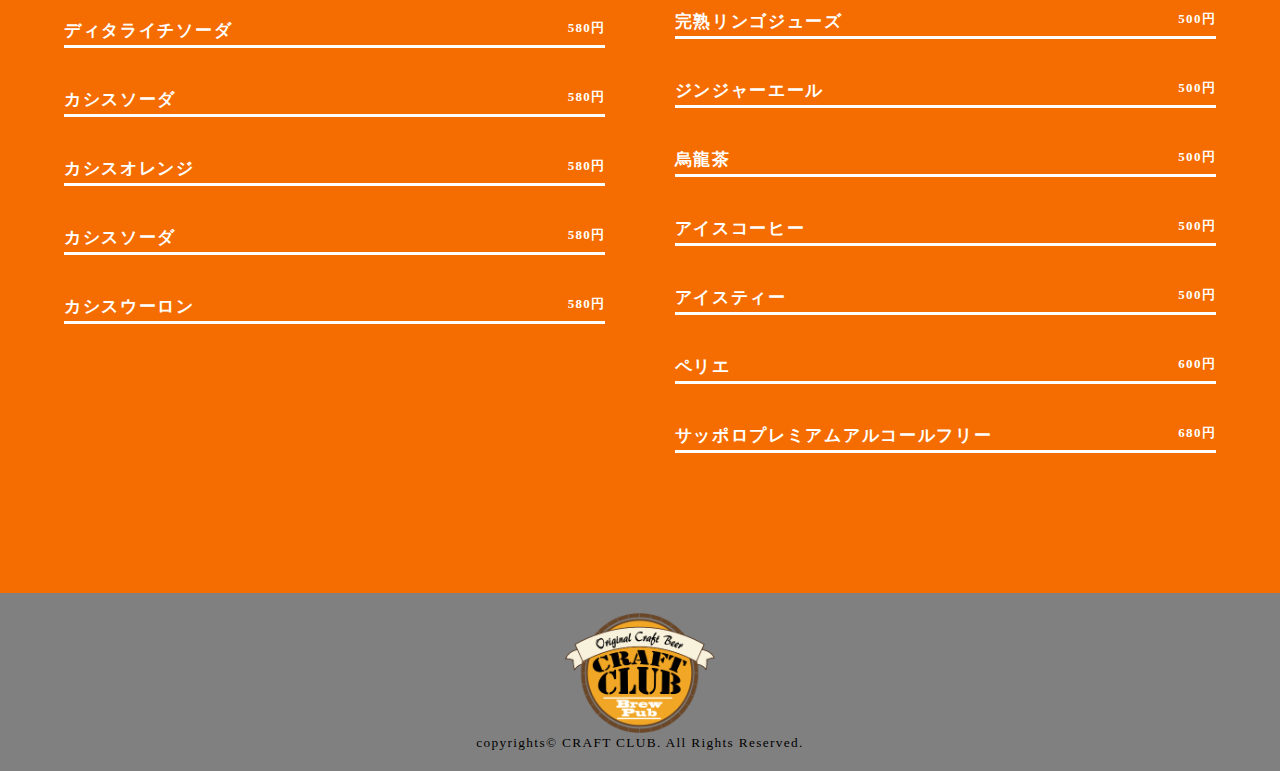
<file: menu/menu.html>
<!DOCTYPE html>
<html lang="ja" dir="ltr">
  <head>
    <meta charset="utf-8">
    <meta name="viewport" content="width=device,initial-scale=1">
    <title>CRAFT CLUB</title>
    <link rel="stylesheet" href="../css/common.css">
    <link rel="stylesheet" href="../css/menu.css">
    <script src="../js/jquery-3.4.1.min.js" type="text/javascript"></script>
    <script src="../js/jquery.js" type="text/javascript"></script>
    <script src="https://ajax.googleapis.com/ajax/libs/jquery/1.12.4/jquery.min.js"></script>
    
    <script src="../js/jquery.stickystack.min.js" type="text/javascript"></script>
  </head>
  <body>


<!---common-------------------------------------------------------->


    <header>
      <div id="canvas0" class="canvas">
          <canvas id="wave0" class="wave" width="800" height="170"></canvas>
      </div>
      <div id="header-inner">
        <h1><a href="../index.html"><img src="../images/craftclub-logo.png" alt="クラフトクラブのロゴマーク"></a></h1>
        <nav>
          <ul id="nomal">
            <li><a href="../index.html">TOP<br><span>トップ</span></a></li>
            <li><a href="../about/about.html">CRAFT BEER<br><span>クラフトビールって</span></a></li>
            <li><a href="menu.html">MENU<br><span>メニュー</span></a></li>
            <li><a href="../shops/shops.html">SHOPS<br><span>店舗情報</span></a></li>
            <li><a href="../news/news.html">NEWS<br><span>新着情報</span></a></li>
            <li><a href="../contact/contact.html">CONTACT<br><span>お問い合わせ</span></a></li>
          </ul>
        </nav>

        <!---hamberger-menu-------------------------------------------->

        <div id="hamburger-menu">
          <div id="nav-open">
            <span></span>
          </div>
          <!--中身-->
          <div id="nav-content">
            <div class="hamburger-top"></div>
            <ul class="category">
              <li class="category-title"><a href="../index.html">TOP<br><span>トップ</span></a></li>
              <li class="category-title"><a href="../about/about.html">CRAFT BEER<br><span>クラフトビールって</span></a></li>
              <li class="category-title"><a href="menu.html">MENU<br><span>メニュー</span></a></li>
              <li class="category-title"><a href="../shops/shops.html">SHOPS<br><span>店舗情報</span></a></li>
              <li class="category-title"><a href="../news/news.html">NEWS<br><span>新着情報</span></a></li>
              <li class="category-title"><a href="../contact/contact.html">CONTACT<br><span>お問い合わせ</span></a></li>
            </ul>
          </div>
        </div>

      </div>
    </header>


<!---main-------------------------------------------------------->


    <main id="main-wrapper">
      <h2>MENU<br><span>メニュー</span></h2>


<!---food-slide-------------------------------------------------------->


      <section id="food-slide" class="stickystack-slide">
        <div id="canvas1" class="canvas">
            <canvas id="wave1" class="wave" width="800" height="170"></canvas>
        </div>
        <div class="content-area">
          <h3>FOOD<br><span>お食事・おつまみ</span></h3>
          <p><img src="../images/menu-food.jpg" alt=""></p>

          <div class="menu-list">
            <div class="left-menu">
              <dl>
                <dt>生ハムチーズ盛り合わせプレート</dt>
                <dd>2,280円</dd>
              </dl>
              <dl>
                <dt>生ハムチーズ盛り合わせプレート　ハーフ</dt>
                <dd>1,280円</dd>
              </dl>
              <dl>
                <dt>麦芽野菜スティック特性アンチョビソース</dt>
                <dd>580円</dd>
              </dl>
              <dl>
                <dt>温玉ポテトサラダ</dt>
                <dd>680円</dd>
              </dl>
              <dl>
                <dt>オリジナルサラダ</dt>
                <dd>880円</dd>
              </dl>
              <dl>
                <dt>サクサクチーズ</dt>
                <dd>580円</dd>
              </dl>
              <dl>
                <dt>ミックスオリーブ</dt>
                <dd>480円</dd>
              </dl>
              <dl>
                <dt>自家製ビールで漬けたピクルス</dt>
                <dd>480円</dd>
              </dl>
              <dl>
                <dt>塩枝豆</dt>
                <dd>480円</dd>
              </dl>
              <dl>
                <dt>ミックスナッツ</dt>
                <dd>480円</dd>
              </dl>
              <dl>
                <dt>塩キャベツ</dt>
                <dd>480円</dd>
              </dl>
              <dl>
                <dt>プロシュート</dt>
                <dd>780円</dd>
              </dl>
              <dl>
                <dt>ソーセージ4種の盛り合わせ</dt>
                <dd>1,280円</dd>
              </dl>
            </div>

            <div class="right-menu">
              <dl>
                <dt>スウィートサワーポテトウェッジ</dt>
                <dd>680円</dd>
              </dl>
              <dl>
                <dt>アンチョビフライドポテト</dt>
                <dd>580円</dd>
              </dl>
              <dl>
                <dt>旨辛スパイシーチキン</dt>
                <dd>680円</dd>
              </dl>
              <dl>
                <dt>若鶏のからあげ　チキン南蛮風</dt>
                <dd>580円</dd>
              </dl>
              <dl>
                <dt>パリパリ春巻きチキンソース</dt>
                <dd>580円</dd>
              </dl>
              <dl>
                <dt>魅惑のガーリックシュリンプ</dt>
                <dd>880円</dd>
              </dl>
              <dl>
                <dt>自家製　炙りベーコン焼き</dt>
                <dd>1,180円</dd>
              </dl>
              <dl>
                <dt>自家製　炙りベーコン焼き　ハーフ</dt>
                <dd>720円</dd>
              </dl>
              <dl>
                <dt>モルトブラン　フィッシュ&amp;チップス</dt>
                <dd>680円</dd>
              </dl>
              <dl>
                <dt>鉄板ナポリタン</dt>
                <dd>680円</dd>
              </dl>
              <dl>
                <dt>バニラアイス</dt>
                <dd>380円</dd>
              </dl>
              <dl>
                <dt>チョコアイス</dt>
                <dd>380円</dd>
              </dl>
            </div>

          </div>
        </div>
      </section>

<!---drink-slide-------------------------------------------------------->


      <section id="drink-slide" class="stickystack-slide">
        <div id="canvas2" class="canvas">
            <canvas id="wave2" class="wave" width="800" height="170"></canvas>
        </div>
        <div class="content-area">
          <h3>DRINK<br><span>お飲み物</span></h3>
          <p><img src="../images/menu-drink.jpg" alt=""></p>

          <div class="menu-list">

            <div class="left-menu">

              <div id="beer">
                <h4>Beer<br><span>ビール</span></h4>
                <dl>
                  <dt>クラフトビール各種</dt>
                  <dd>500円〜</dd>
                </dl>
              </div>

              <div id="beer-cocktail">
                <h4>Beer Cocktail<br><span>ビアカクテル</span></h4>
                <dl>
                  <dt>シャンディガフ</dt>
                  <dd>680円</dd>
                </dl>
                <dl>
                  <dt>レッドアイ</dt>
                  <dd>680円</dd>
                </dl>
                <dl>
                  <dt>カシスビール</dt>
                  <dd>680円</dd>
                </dl>
              </div>

              <div id="whisky">
                <h4>Whisky<br><span>ウイスキー</span></h4>
                <dl>
                  <dt>プレミアムハイボール</dt>
                  <dd>580円</dd>
                </dl>
                <dl>
                  <dt>ジンジャーハイボール</dt>
                  <dd>580円</dd>
                </dl>
              </div>

              <div id="cocktail">
                <h4>Cocktail<br><span>カクテル</span></h4>
                <dl>
                  <dt>ディタライチソーダ</dt>
                  <dd>580円</dd>
                </dl>
                <dl>
                  <dt>カシスソーダ</dt>
                  <dd>580円</dd>
                </dl>
                <dl>
                  <dt>カシスオレンジ</dt>
                  <dd>580円</dd>
                </dl>
                <dl>
                  <dt>カシスソーダ</dt>
                  <dd>580円</dd>
                </dl>
                <dl>
                  <dt>カシスウーロン</dt>
                  <dd>580円</dd>
                </dl>
              </div>

            </div>

            <div class="right-menu">

              <div id="sour">
                <h4>Sour<br><span>サワー</span></h4>
                <dl>
                  <dt>ウーロンハイ</dt>
                  <dd>580円</dd>
                </dl>
                <dl>
                  <dt>レモンサワー</dt>
                  <dd>580円</dd>
                </dl>
                <dl>
                  <dt>グレープフルーツサワー</dt>
                  <dd>580円</dd>
                </dl>
              </div>

              <div id="wine">
                <h4>Wine<br><span>ワイン</span></h4>
                <dl>
                  <dt>フィアヒルズ　シラーズ</dt>
                  <dd>グラス 580円/ボトル 3,000円</dd>
                </dl>
                <dl>
                  <dt>フィアヒルズ　シャルドネ　ヴェオニエ</dt>
                  <dd>グラス 580円/ボトル 3,000円</dd>
                </dl>
              </div>

              <div id="non-alcohol">
                <h4>Non Alcohol<br><span>ソフトドリンク</span></h4>
                <dl>
                  <dt>100%オレンジジュース</dt>
                  <dd>500円</dd>
                </dl>
                <dl>
                  <dt>100%グレープフルーツジュース</dt>
                  <dd>500円</dd>
                </dl>
                <dl>
                  <dt>完熟リンゴジューズ</dt>
                  <dd>500円</dd>
                </dl>
                <dl>
                  <dt>ジンジャーエール</dt>
                  <dd>500円</dd>
                </dl>
                <dl>
                  <dt>烏龍茶</dt>
                  <dd>500円</dd>
                </dl>
                <dl>
                  <dt>アイスコーヒー</dt>
                  <dd>500円</dd>
                </dl>
                <dl>
                  <dt>アイスティー</dt>
                  <dd>500円</dd>
                </dl>
                <dl>
                  <dt>ペリエ</dt>
                  <dd>600円</dd>
                </dl>
                <dl>
                  <dt>サッポロプレミアムアルコールフリー</dt>
                  <dd>680円</dd>
                </dl>
              </div>

          </div>
        </div>
      </section>

<!---footer-------------------------------------------------------->

      <footer class="stickystack-slide">
        <div class="logo">
          <img src="../images/craftclub-logo.png" alt="">
        </div>
        <small>copyrights&copy; CRAFT CLUB. All Rights Reserved.</small>
      </footer>

    </main>

    <!--<script>$('#main-wrapper').stickyStack();</script>-->
  </body>
</html>
</file>
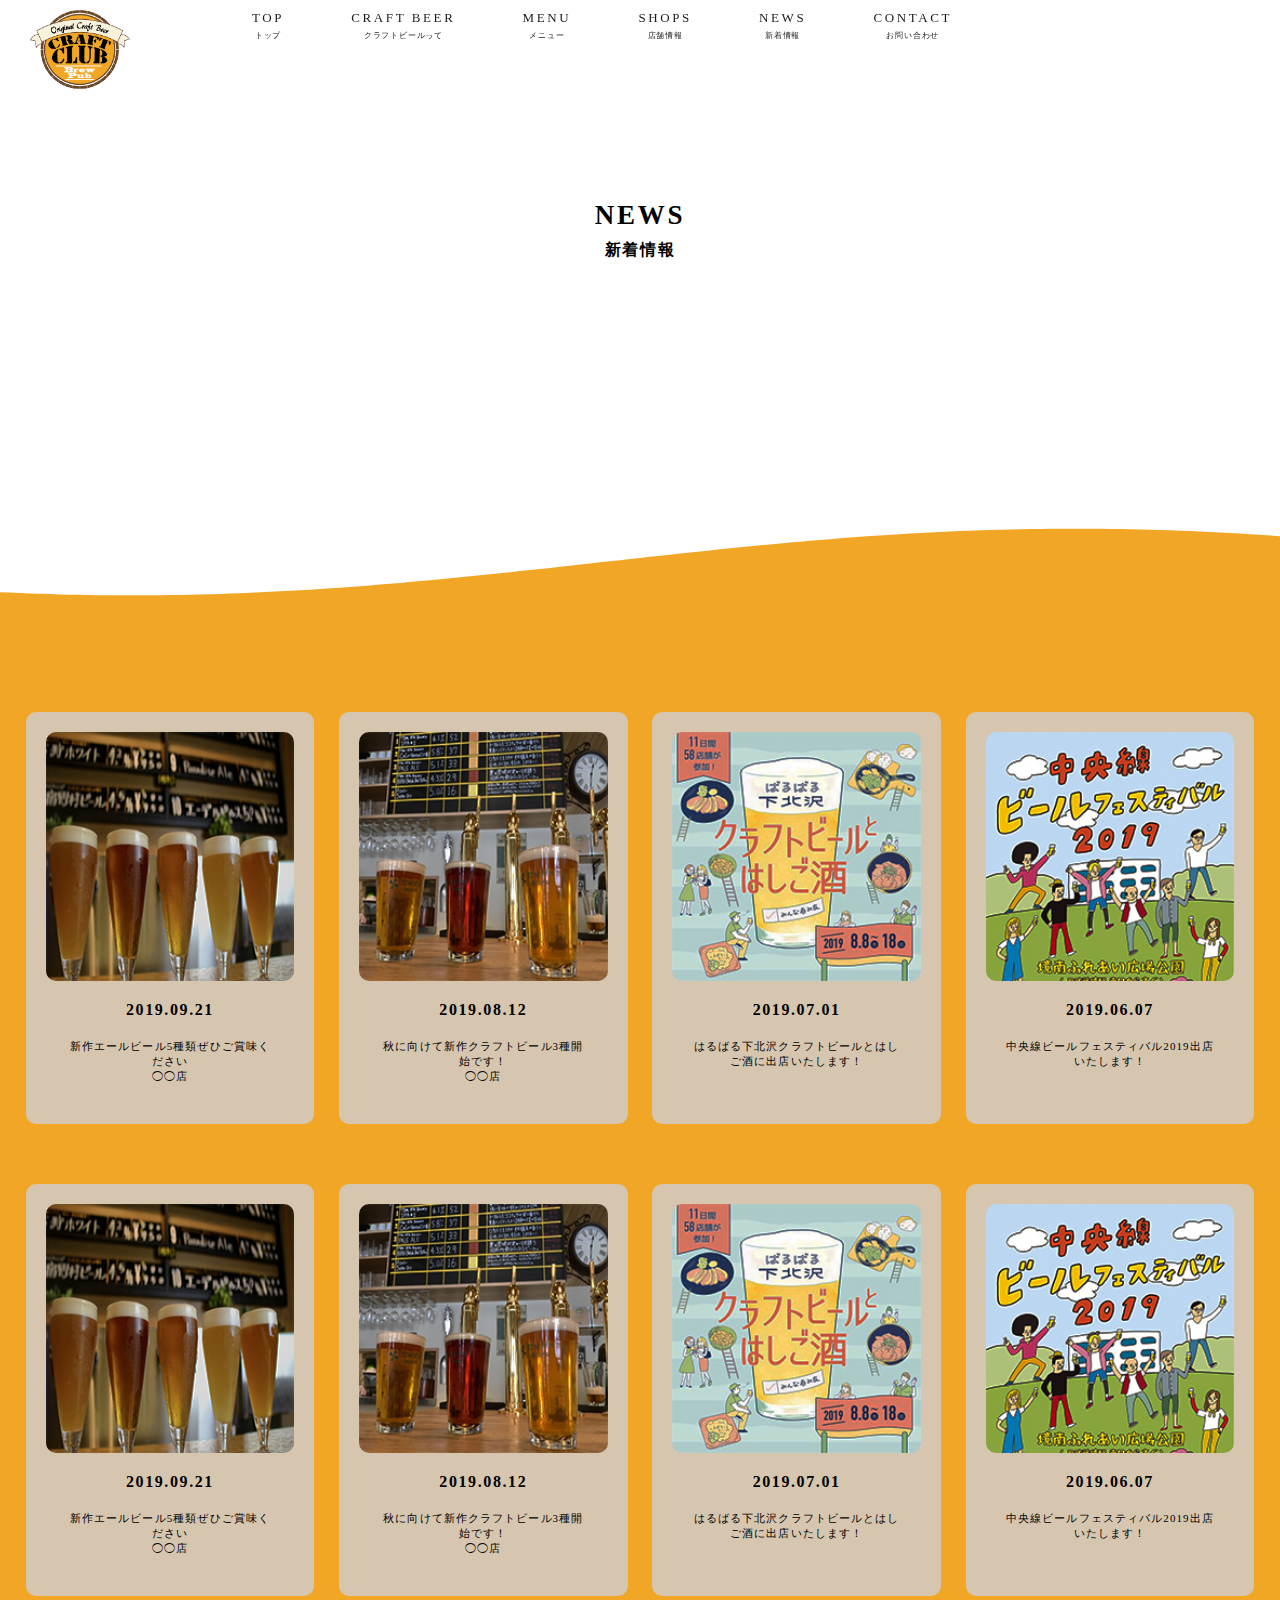
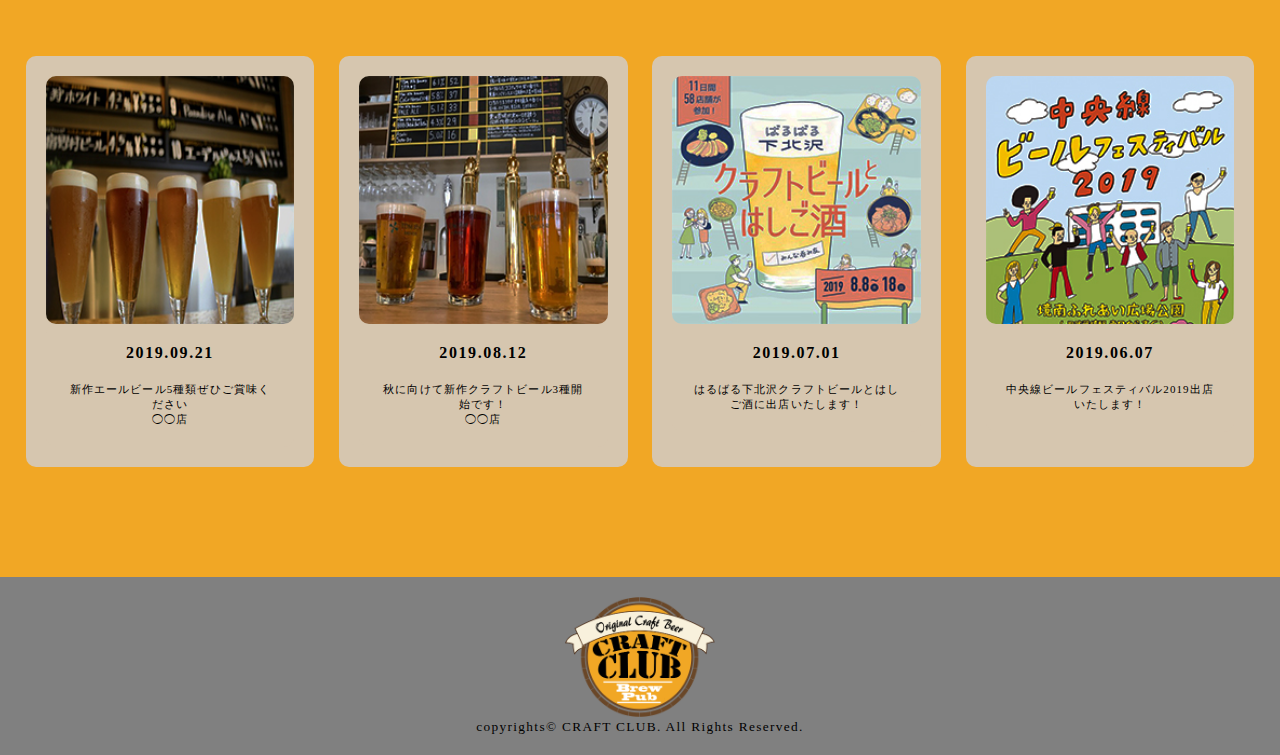
<file: news/news.html>
<!DOCTYPE html>
<html lang="ja" dir="ltr">
  <head>
    <meta charset="utf-8">
    <meta name="viewport" content="width=device,initial-scale=1">
    <title>CRAFT CLUB</title>
    <link rel="stylesheet" href="../css/common.css">
    <link rel="stylesheet" href="../css/news.css">
    <script src="../js/jquery-3.4.1.min.js" type="text/javascript"></script>
    <script src="../js/jquery.js" type="text/javascript"></script>
    <script src="https://ajax.googleapis.com/ajax/libs/jquery/1.12.4/jquery.min.js"></script>
    
    <!--<script src="../js/jquery.stickystack.min.js" type="text/javascript"></script>-->
  </head>
  <body>


<!---common-------------------------------------------------------->


    <header>
      <div id="canvas0" class="canvas">
          <canvas id="wave0" class="wave" width="800" height="170"></canvas>
      </div>
      <div id="header-inner">
        <h1><a href="../index.html"><img src="../images/craftclub-logo.png" alt="クラフトクラブのロゴマーク"></a></h1>
        <nav>
          <ul id="nomal">
            <li><a href="../index.html">TOP<br><span>トップ</span></a></li>
            <li><a href="../about/about.html">CRAFT BEER<br><span>クラフトビールって</span></a></li>
            <li><a href="../menu/menu.html">MENU<br><span>メニュー</span></a></li>
            <li><a href="../shops/shops.html">SHOPS<br><span>店舗情報</span></a></li>
            <li><a href="news.html">NEWS<br><span>新着情報</span></a></li>
            <li><a href="../contact/contact.html">CONTACT<br><span>お問い合わせ</span></a></li>
          </ul>
        </nav>

        <!---hamberger-menu-------------------------------------------->

        <div id="hamburger-menu">
          <div id="nav-open">
            <span></span>
          </div>
          <!--中身-->
          <div id="nav-content">
            <div class="hamburger-top"></div>
            <ul class="category">
              <li class="category-title"><a href="../index.html">TOP<br><span>トップ</span></a></li>
              <li class="category-title"><a href="../about/about.html">CRAFT BEER<br><span>クラフトビールって</span></a></li>
              <li class="category-title"><a href="../menu/menu.html">MENU<br><span>メニュー</span></a></li>
              <li class="category-title"><a href="../shops/shops.html">SHOPS<br><span>店舗情報</span></a></li>
              <li class="category-title"><a href="news.html">NEWS<br><span>新着情報</span></a></li>
              <li class="category-title"><a href="../contact/contact.html">CONTACT<br><span>お問い合わせ</span></a></li>
            </ul>
          </div>
        </div>

      </div>
    </header>


<!---main-------------------------------------------------------->


    <main id="main-wrapper">
      <h2>NEWS<br><span>新着情報</span></h2>


<!---news-slide-------------------------------------------------------->


      <section id="news-slide" class="stickystack-slide">
        <div id="canvas1" class="canvas">
            <canvas id="wave1" class="wave" width="800" height="170"></canvas>
        </div>
        <div class="content-area">

          <div id="news-line1">
            <div class="news-box news1">
              <a href="#">
                <p>
                  <img src="../images/news-1.jpg" alt="新着情報1">
                </p>
                <div class="news-info">
                  <dl>
                    <dt>2019.09.21</dt>
                    <dd>新作エールビール5種類ぜひご賞味ください</dd>
                    <dd>◯◯店</dd>
                  </dl>
                </div>
              </a>
            </div>

            <div class="news-box news2">
              <a href="#">
                <p>
                  <img src="../images/news-2.jpg" alt="新着情報2">
                </p>
                <div class="news-info">
                  <dl>
                    <dt>2019.08.12</dt>
                    <dd>秋に向けて新作クラフトビール3種開始です！</dd>
                    <dd>◯◯店</dd>
                  </dl>
                </div>
              </a>
            </div>

            <div class="news-box news3">
              <a href="#">
                <p>
                  <img src="../images/news-3.jpg" alt="新着情報3">
                </p>
                <div class="news-info">
                  <dl>
                    <dt>2019.07.01</dt>
                    <dd>はるばる下北沢クラフトビールとはしご酒に出店いたします！</dd>
                  </dl>
                </div>
              </a>
            </div>

            <div class="news-box news4">
              <a href="#">
                <p>
                  <img src="../images/news-4.jpg" alt="新着情報4">
                </p>
                <div class="news-info">
                  <dl>
                    <dt>2019.06.07</dt>
                    <dd>中央線ビールフェスティバル2019出店いたします！</dd>
                  </dl>
                </div>
              </a>
            </div>
          </div>

          <div id="news-line2">
            <div class="news-box news1">
              <a href="#">
                <p>
                  <img src="../images/news-1.jpg" alt="新着情報1">
                </p>
                <div class="news-info">
                  <dl>
                    <dt>2019.09.21</dt>
                    <dd>新作エールビール5種類ぜひご賞味ください</dd>
                    <dd>◯◯店</dd>
                  </dl>
                </div>
              </a>
            </div>

            <div class="news-box news2">
              <a href="#">
                <p>
                  <img src="../images/news-2.jpg" alt="新着情報2">
                </p>
                <div class="news-info">
                  <dl>
                    <dt>2019.08.12</dt>
                    <dd>秋に向けて新作クラフトビール3種開始です！</dd>
                    <dd>◯◯店</dd>
                  </dl>
                </div>
              </a>
            </div>

            <div class="news-box news3">
              <a href="#">
                <p>
                  <img src="../images/news-3.jpg" alt="新着情報3">
                </p>
                <div class="news-info">
                  <dl>
                    <dt>2019.07.01</dt>
                    <dd>はるばる下北沢クラフトビールとはしご酒に出店いたします！</dd>
                  </dl>
                </div>
              </a>
            </div>

            <div class="news-box news4">
              <a href="#">
                <p>
                  <img src="../images/news-4.jpg" alt="新着情報4">
                </p>
                <div class="news-info">
                  <dl>
                    <dt>2019.06.07</dt>
                    <dd>中央線ビールフェスティバル2019出店いたします！</dd>
                  </dl>
                </div>
              </a>
            </div>
          </div>

          <div id="news-line3">
            <div class="news-box news1">
              <a href="#">
                <p>
                  <img src="../images/news-1.jpg" alt="新着情報1">
                </p>
                <div class="news-info">
                  <dl>
                    <dt>2019.09.21</dt>
                    <dd>新作エールビール5種類ぜひご賞味ください</dd>
                    <dd>◯◯店</dd>
                  </dl>
                </div>
              </a>
            </div>

            <div class="news-box news2">
              <a href="#">
                <p>
                  <img src="../images/news-2.jpg" alt="新着情報2">
                </p>
                <div class="news-info">
                  <dl>
                    <dt>2019.08.12</dt>
                    <dd>秋に向けて新作クラフトビール3種開始です！</dd>
                    <dd>◯◯店</dd>
                  </dl>
                </div>
              </a>
            </div>

            <div class="news-box news3">
              <a href="#">
                <p>
                  <img src="../images/news-3.jpg" alt="新着情報3">
                </p>
                <div class="news-info">
                  <dl>
                    <dt>2019.07.01</dt>
                    <dd>はるばる下北沢クラフトビールとはしご酒に出店いたします！</dd>
                  </dl>
                </div>
              </a>
            </div>

            <div class="news-box news4">
              <a href="#">
                <p>
                  <img src="../images/news-4.jpg" alt="新着情報4">
                </p>
                <div class="news-info">
                  <dl>
                    <dt>2019.06.07</dt>
                    <dd>中央線ビールフェスティバル2019出店いたします！</dd>
                  </dl>
                </div>
              </a>
            </div>
          </div>


        </div>
      </section>

<!---footer-------------------------------------------------------->

      <footer class="stickystack-slide">
        <div class="logo">
          <img src="../images/craftclub-logo.png" alt="">
        </div>
        <small>copyrights&copy; CRAFT CLUB. All Rights Reserved.</small>
      </footer>

    </main>

    <!--<script>$('#main-wrapper').stickyStack();</script>-->
  </body>
</html>
</file>
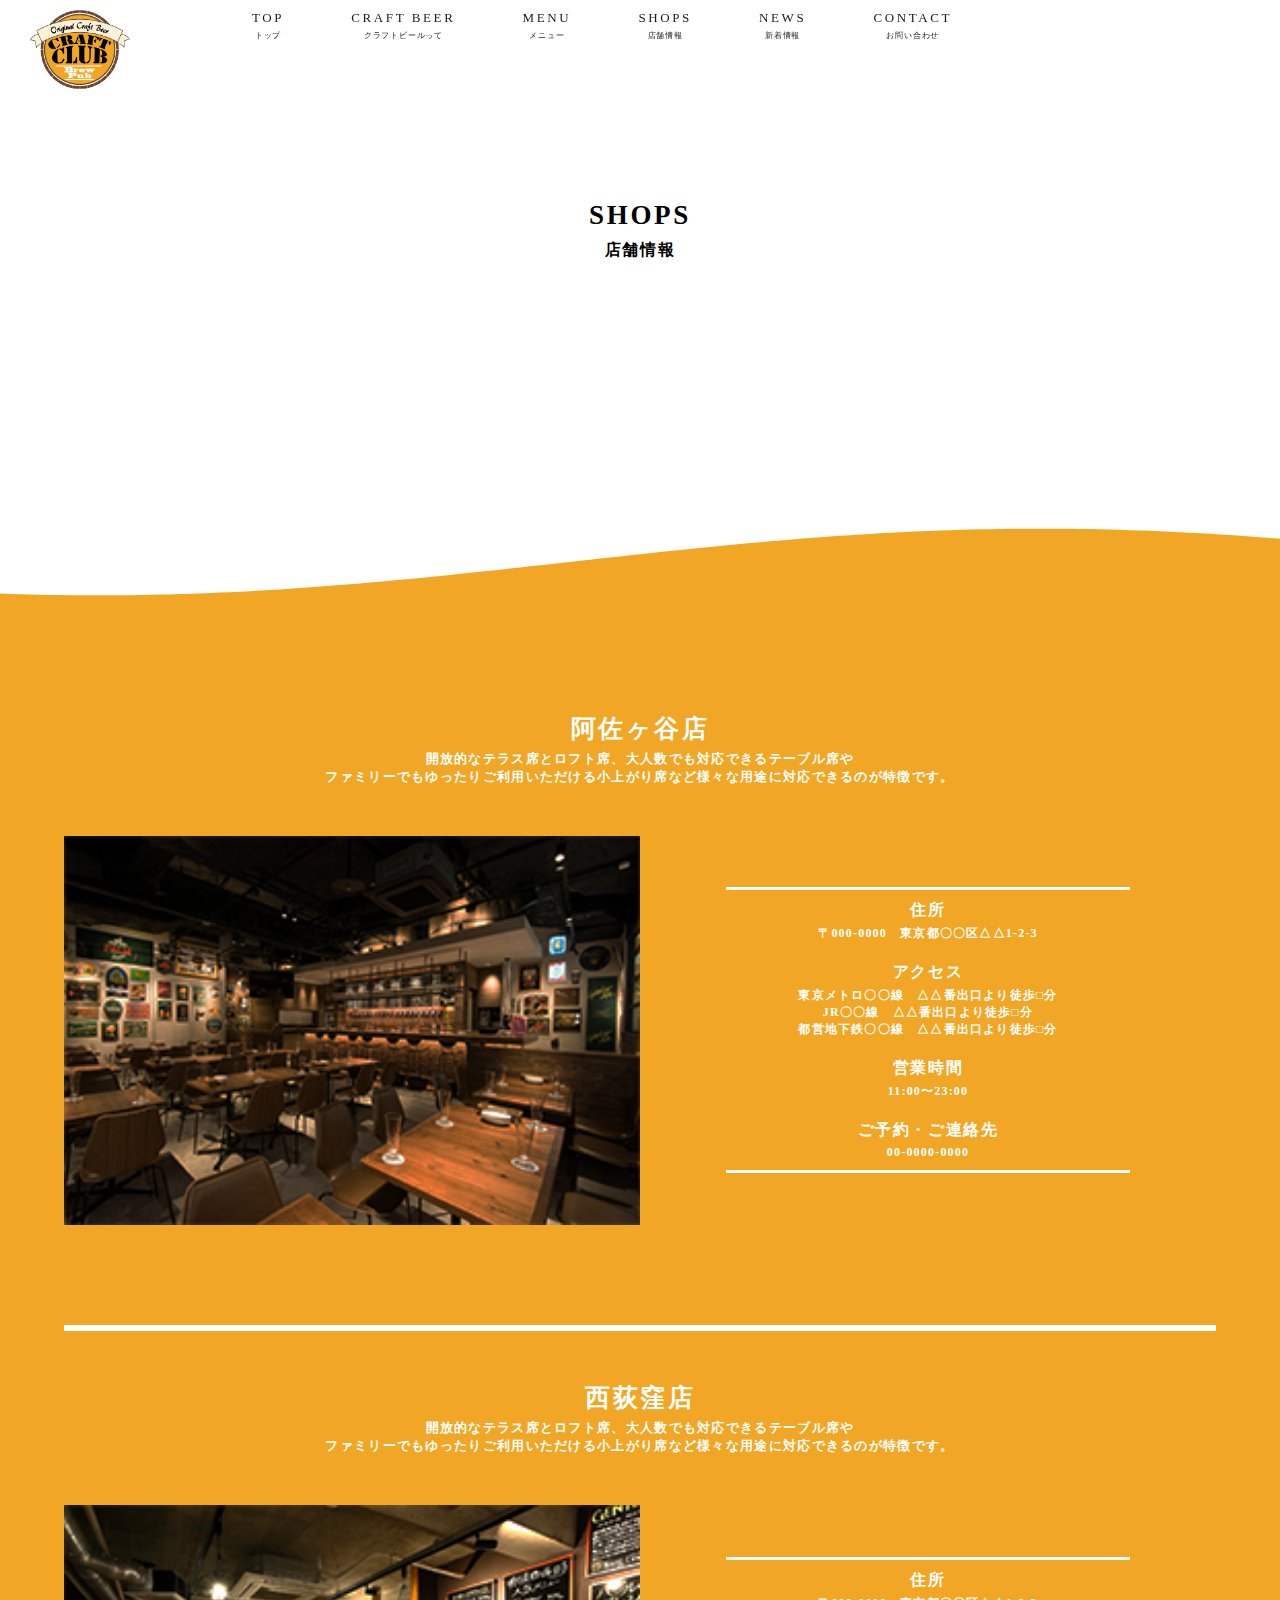
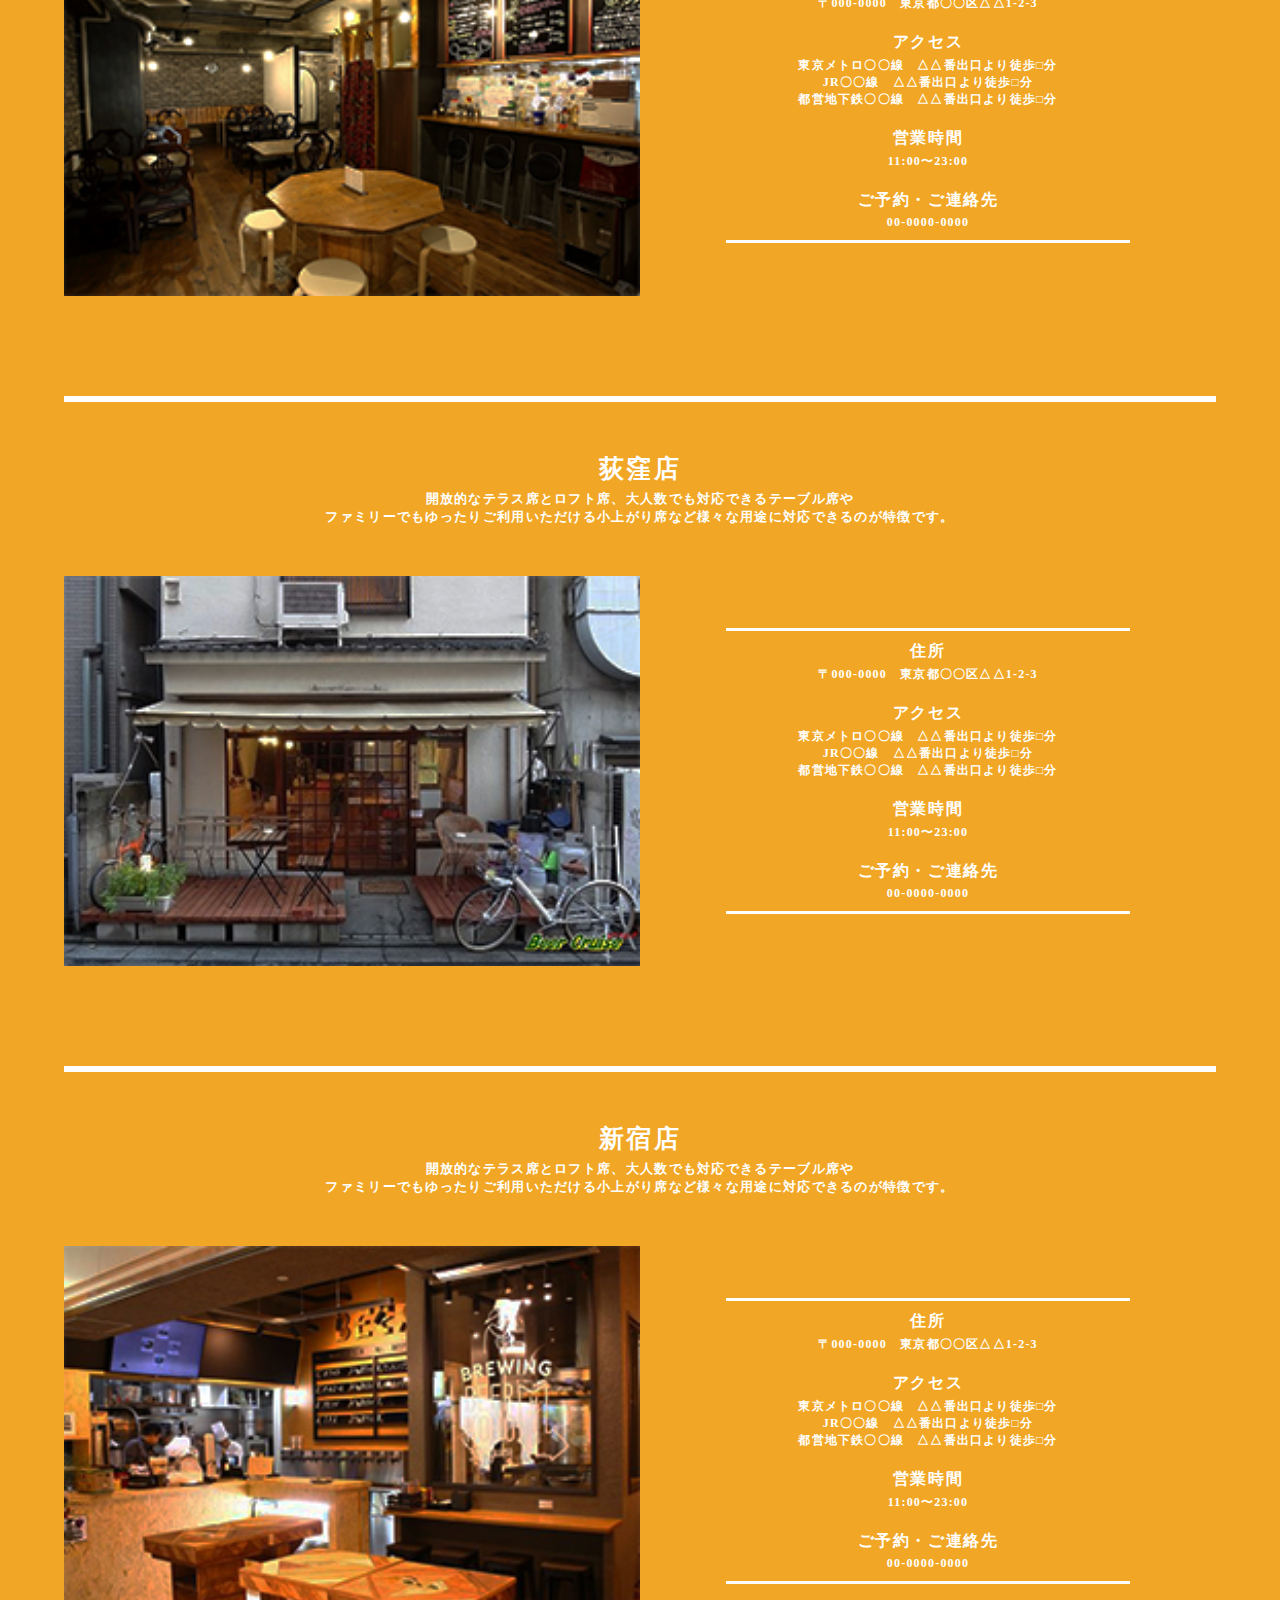
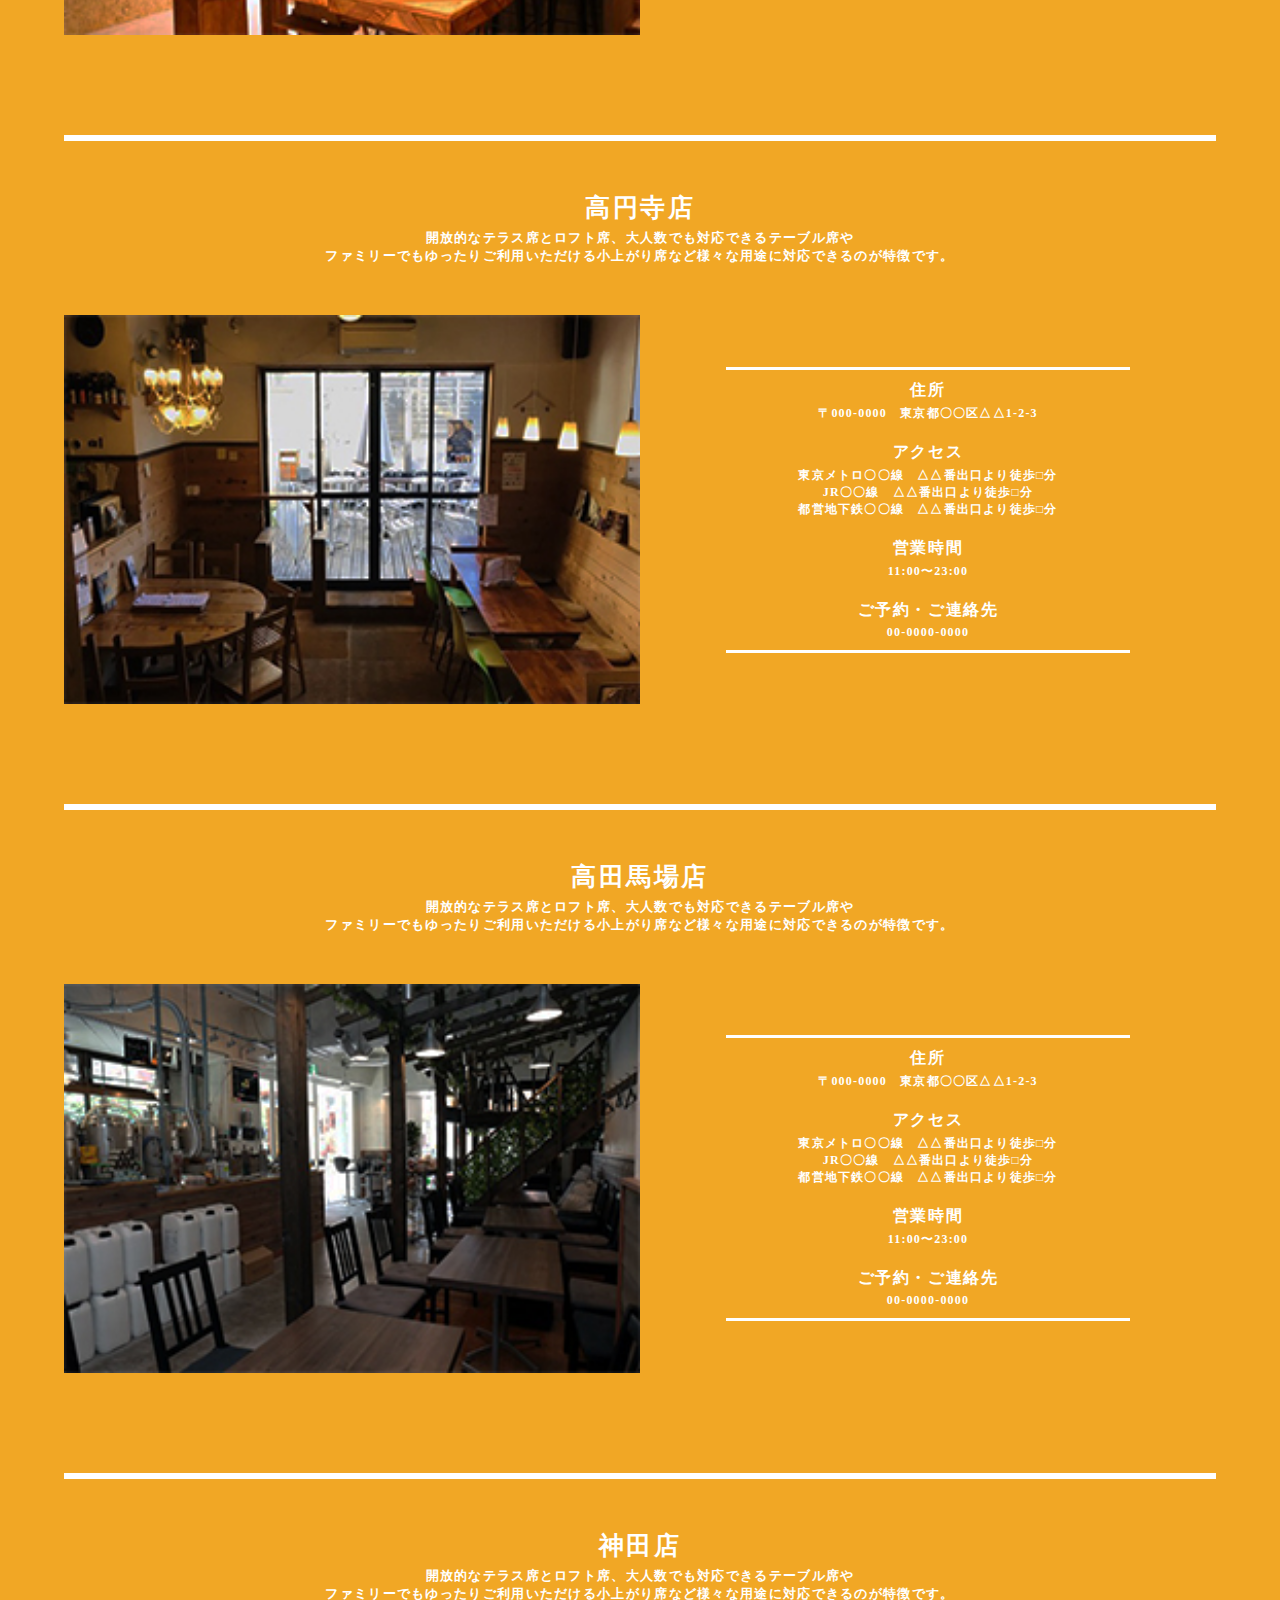
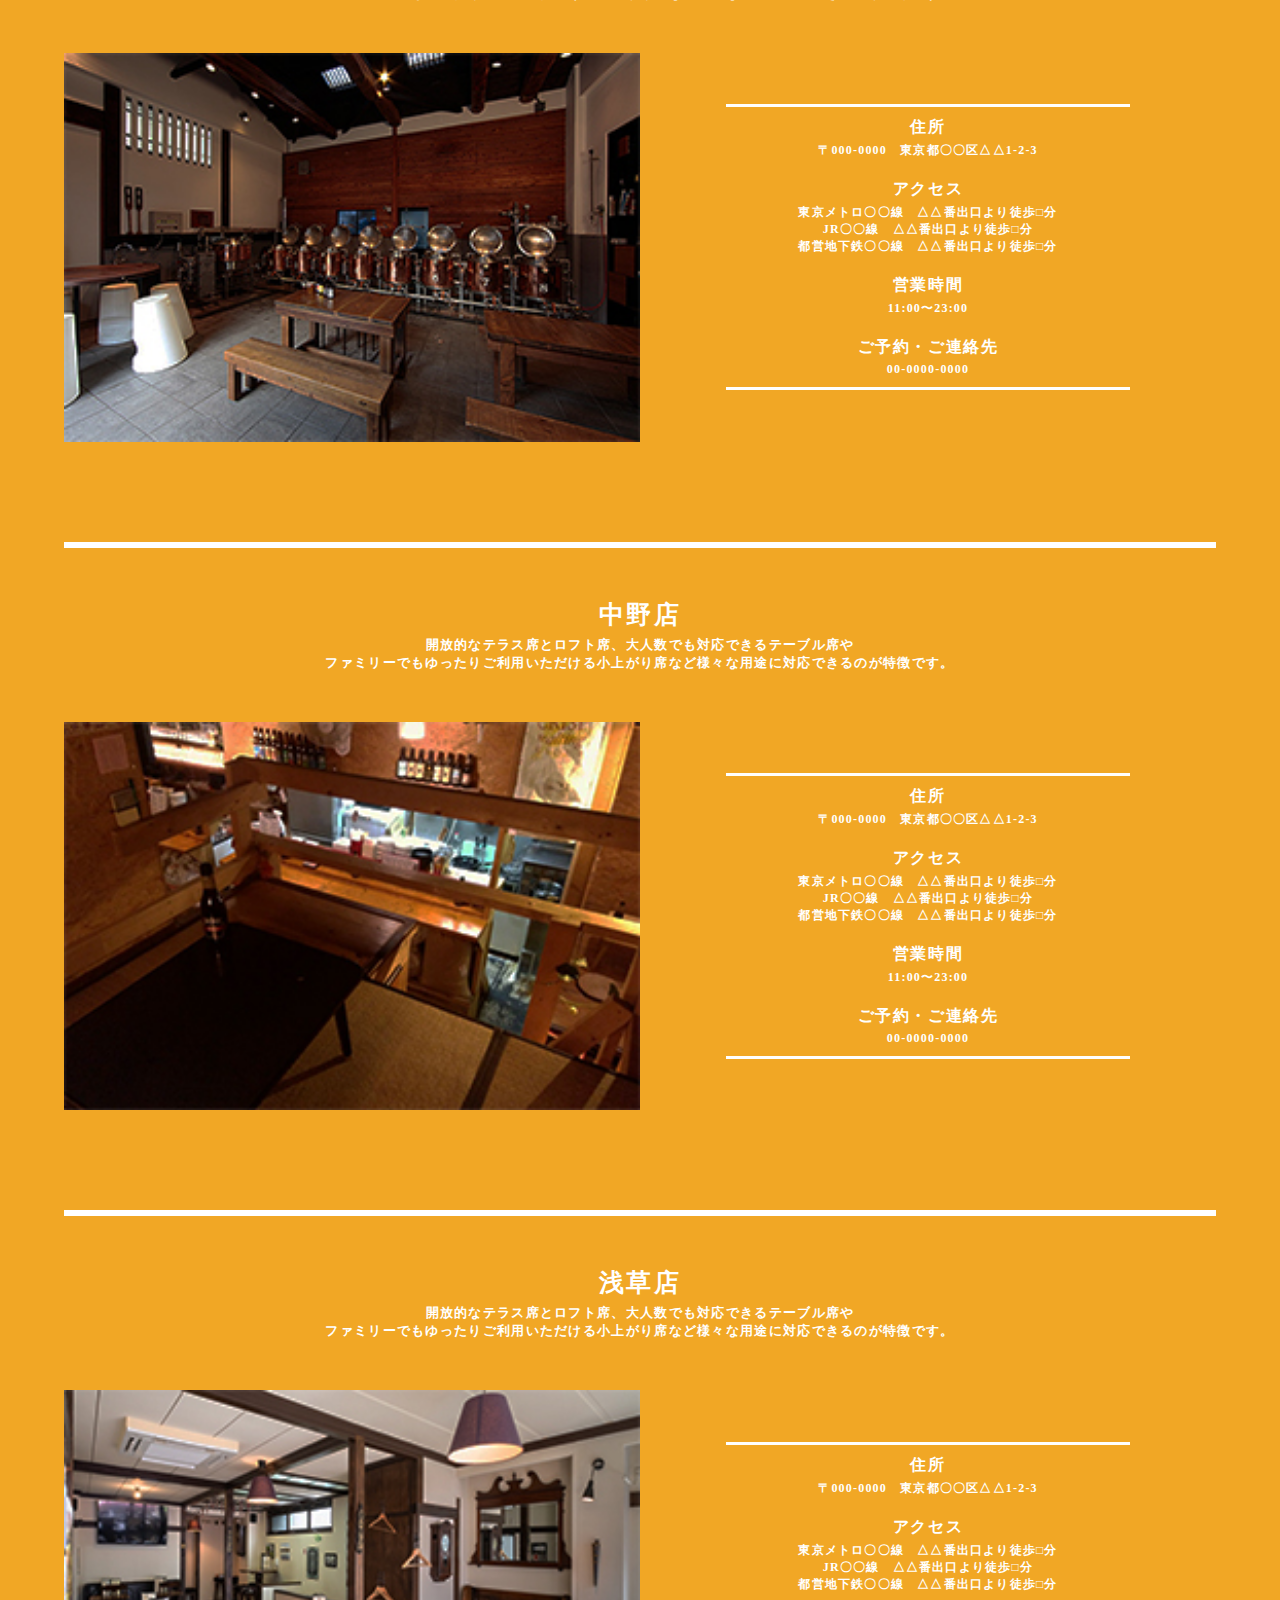
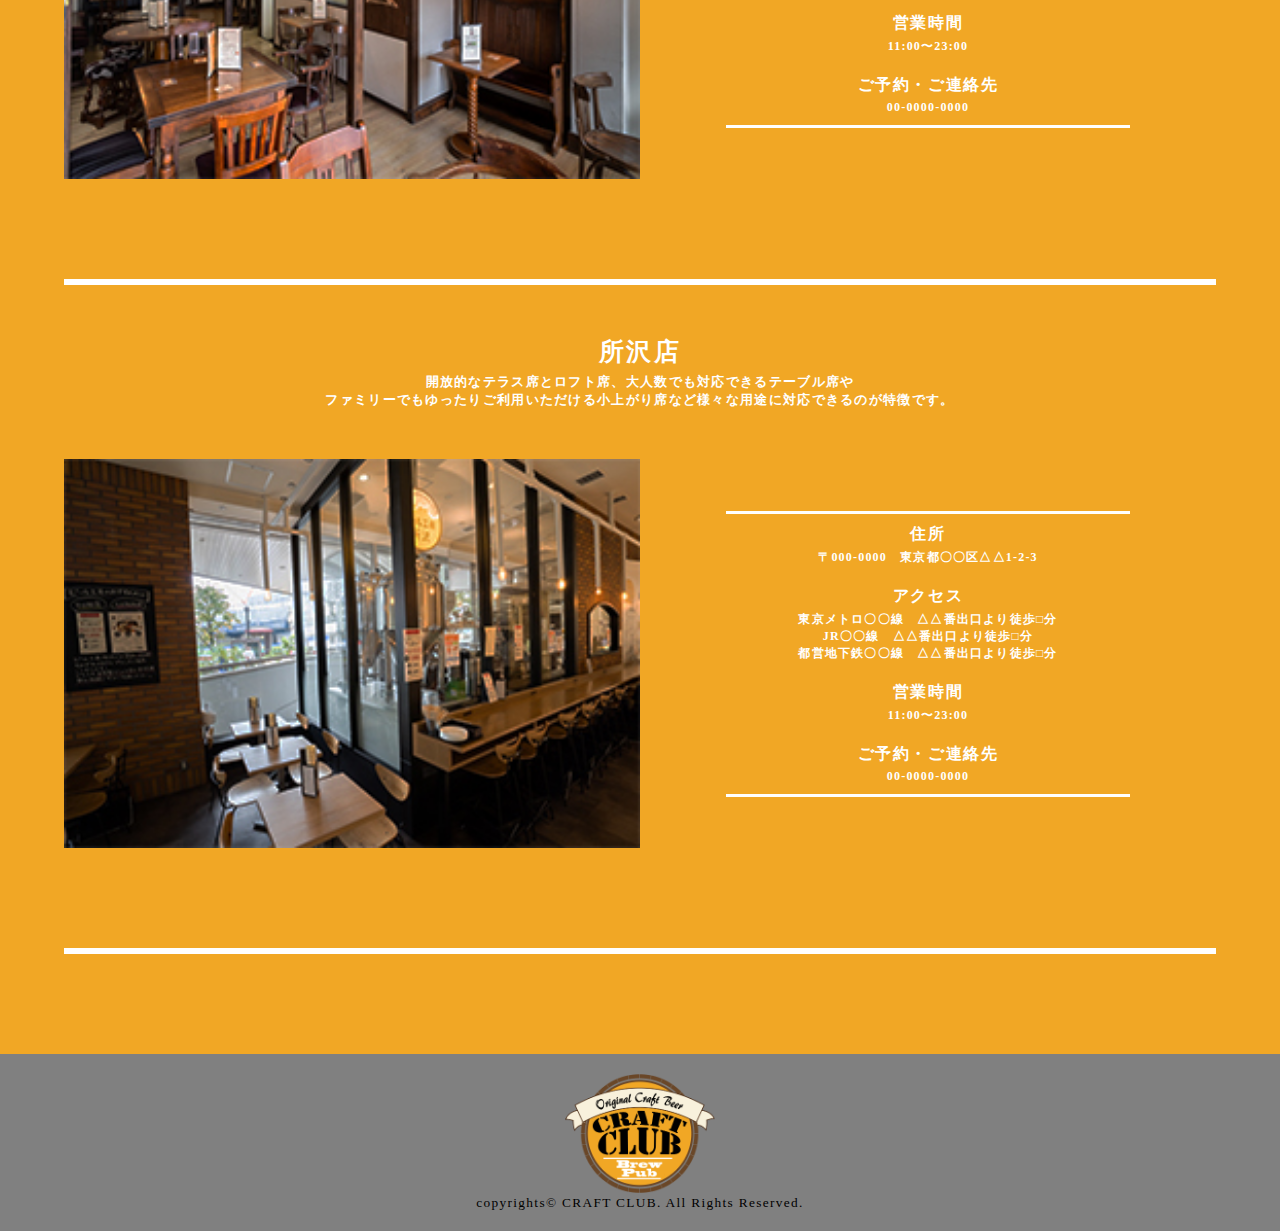
<file: shops/shops.html>
<!DOCTYPE html>
<html lang="ja" dir="ltr">
  <head>
    <meta charset="utf-8">
    <meta name="viewport" content="width=device,initial-scale=1">
    <title>CRAFT CLUB</title>
    <link rel="stylesheet" href="../css/common.css">
    <link rel="stylesheet" href="../css/shops.css">
    <script src="../js/jquery-3.4.1.min.js" type="text/javascript"></script>
    <script src="../js/jquery.js" type="text/javascript"></script>
    <script src="https://ajax.googleapis.com/ajax/libs/jquery/1.12.4/jquery.min.js"></script>

  </head>
  <body>
    <div id="allwrap">


<!---common-------------------------------------------------------->


      <header>
        <div id="canvas0" class="canvas">
            <canvas id="wave0" class="wave" width="800" height="170"></canvas>
        </div>
        <div id="header-inner">
          <h1><a href="../index.html"><img src="../images/craftclub-logo.png" alt="クラフトクラブのロゴマーク"></a></h1>
          <nav>
            <ul id="nomal">
              <li><a href="../index.html">TOP<br><span>トップ</span></a></li>
              <li><a href="../about/about.html">CRAFT BEER<br><span>クラフトビールって</span></a></li>
              <li><a href="../menu/menu.html">MENU<br><span>メニュー</span></a></li>
              <li><a href="shops.html">SHOPS<br><span>店舗情報</span></a></li>
              <li><a href="../news/news.html">NEWS<br><span>新着情報</span></a></li>
              <li><a href="../contact/contact.html">CONTACT<br><span>お問い合わせ</span></a></li>
            </ul>
          </nav>

          <!---hamberger-menu-------------------------------------------->

          <div id="hamburger-menu">
            <div id="nav-open">
              <span></span>
            </div>
            <!--中身-->
            <div id="nav-content">
              <div class="hamburger-top"></div>
              <ul class="category">
                <li class="category-title"><a href="../index.html">TOP<br><span>トップ</span></a></li>
                <li class="category-title"><a href="../about/about.html">CRAFT BEER<br><span>クラフトビールって</span></a></li>
                <li class="category-title"><a href="../menu/menu.html">MENU<br><span>メニュー</span></a></li>
                <li class="category-title"><a href="shops.html">SHOPS<br><span>店舗情報</span></a></li>
                <li class="category-title"><a href="../news/news.html">NEWS<br><span>新着情報</span></a></li>
                <li class="category-title"><a href="../contact/contact.html">CONTACT<br><span>お問い合わせ</span></a></li>
              </ul>
            </div>
          </div>

        </div>
      </header>


  <!---main-------------------------------------------------------->


      <main id="main-wrapper">
        <h2>SHOPS<br><span>店舗情報</span></h2>


  <!---shops-slide-------------------------------------------------------->


        <section id="shops-slide" class="stickystack-slide">
          <div id="canvas1" class="canvas">
              <canvas id="wave1" class="wave" width="800" height="170"></canvas>
          </div>
          <div class="content-area">

            <div id="shop-asagaya" class="shop-area">
              <h3>阿佐ヶ谷店</h3>
              <p class="shop-text">開放的なテラス席とロフト席、大人数でも対応できるテーブル席や<br>ファミリーでもゆったりご利用いただける小上がり席など様々な用途に対応できるのが特徴です。</p>
              <div class="shop-box">
                <div class="shop-photo">
                  <img src="../images/shop-asagaya.jpg" alt="">
                </div>
                <div class="shop-info">
                  <dl>
                    <dt>住所</dt>
                    <dd>〒000-0000　東京都〇〇区△△1-2-3</dd>
                  </dl>
                  <dl>
                    <dt>アクセス</dt>
                    <dd>東京メトロ〇〇線　△△番出口より徒歩□分</dd>
                    <dd>JR〇〇線　△△番出口より徒歩□分</dd>
                    <dd>都営地下鉄〇〇線　△△番出口より徒歩□分</dd>
                  </dl>
                  <dl>
                    <dt>営業時間</dt>
                    <dd>11:00〜23:00</dd>
                  </dl>
                  <dl class="reservation-number">
                    <dt>ご予約・ご連絡先</dt>
                    <dd>00-0000-0000</dd>
                  </dl>
                </div>
              </div>
            </div>

            <div id="shop-nishiogikubo" class="shop-area">
              <h3>西荻窪店</h3>
              <p class="shop-text">開放的なテラス席とロフト席、大人数でも対応できるテーブル席や<br>ファミリーでもゆったりご利用いただける小上がり席など様々な用途に対応できるのが特徴です。</p>
              <div class="shop-box">
                <div class="shop-photo">
                  <img src="../images/shop-nishiogikubo.jpg" alt="">
                </div>
                <div class="shop-info">
                  <dl>
                    <dt>住所</dt>
                    <dd>〒000-0000　東京都〇〇区△△1-2-3</dd>
                  </dl>
                  <dl>
                    <dt>アクセス</dt>
                    <dd>東京メトロ〇〇線　△△番出口より徒歩□分</dd>
                    <dd>JR〇〇線　△△番出口より徒歩□分</dd>
                    <dd>都営地下鉄〇〇線　△△番出口より徒歩□分</dd>
                  </dl>
                  <dl>
                    <dt>営業時間</dt>
                    <dd>11:00〜23:00</dd>
                  </dl>
                  <dl class="reservation-number">
                    <dt>ご予約・ご連絡先</dt>
                    <dd>00-0000-0000</dd>
                  </dl>
                </div>
              </div>
            </div>

            <div id="shop-ogikubo" class="shop-area">
              <h3>荻窪店</h3>
              <p class="shop-text">開放的なテラス席とロフト席、大人数でも対応できるテーブル席や<br>ファミリーでもゆったりご利用いただける小上がり席など様々な用途に対応できるのが特徴です。</p>
              <div class="shop-box">
                <div class="shop-photo">
                  <img src="../images/shop-ogikubo.jpg" alt="">
                </div>
                <div class="shop-info">
                  <dl>
                    <dt>住所</dt>
                    <dd>〒000-0000　東京都〇〇区△△1-2-3</dd>
                  </dl>
                  <dl>
                    <dt>アクセス</dt>
                    <dd>東京メトロ〇〇線　△△番出口より徒歩□分</dd>
                    <dd>JR〇〇線　△△番出口より徒歩□分</dd>
                    <dd>都営地下鉄〇〇線　△△番出口より徒歩□分</dd>
                  </dl>
                  <dl>
                    <dt>営業時間</dt>
                    <dd>11:00〜23:00</dd>
                  </dl>
                  <dl class="reservation-number">
                    <dt>ご予約・ご連絡先</dt>
                    <dd>00-0000-0000</dd>
                  </dl>
                </div>
              </div>
            </div>

            <div id="shop-sinjyuku" class="shop-area">
              <h3>新宿店</h3>
              <p class="shop-text">開放的なテラス席とロフト席、大人数でも対応できるテーブル席や<br>ファミリーでもゆったりご利用いただける小上がり席など様々な用途に対応できるのが特徴です。</p>
              <div class="shop-box">
                <div class="shop-photo">
                  <img src="../images/shop-sinjyuku.jpg" alt="">
                </div>
                <div class="shop-info">
                  <dl>
                    <dt>住所</dt>
                    <dd>〒000-0000　東京都〇〇区△△1-2-3</dd>
                  </dl>
                  <dl>
                    <dt>アクセス</dt>
                    <dd>東京メトロ〇〇線　△△番出口より徒歩□分</dd>
                    <dd>JR〇〇線　△△番出口より徒歩□分</dd>
                    <dd>都営地下鉄〇〇線　△△番出口より徒歩□分</dd>
                  </dl>
                  <dl>
                    <dt>営業時間</dt>
                    <dd>11:00〜23:00</dd>
                  </dl>
                  <dl class="reservation-number">
                    <dt>ご予約・ご連絡先</dt>
                    <dd>00-0000-0000</dd>
                  </dl>
                </div>
              </div>
            </div>

            <div id="shop-kouenji" class="shop-area">
              <h3>高円寺店</h3>
              <p class="shop-text">開放的なテラス席とロフト席、大人数でも対応できるテーブル席や<br>ファミリーでもゆったりご利用いただける小上がり席など様々な用途に対応できるのが特徴です。</p>
              <div class="shop-box">
                <div class="shop-photo">
                  <img src="../images/shop-kouenji.jpg" alt="">
                </div>
                <div class="shop-info">
                  <dl>
                    <dt>住所</dt>
                    <dd>〒000-0000　東京都〇〇区△△1-2-3</dd>
                  </dl>
                  <dl>
                    <dt>アクセス</dt>
                    <dd>東京メトロ〇〇線　△△番出口より徒歩□分</dd>
                    <dd>JR〇〇線　△△番出口より徒歩□分</dd>
                    <dd>都営地下鉄〇〇線　△△番出口より徒歩□分</dd>
                  </dl>
                  <dl>
                    <dt>営業時間</dt>
                    <dd>11:00〜23:00</dd>
                  </dl>
                  <dl class="reservation-number">
                    <dt>ご予約・ご連絡先</dt>
                    <dd>00-0000-0000</dd>
                  </dl>
                </div>
              </div>
            </div>

            <div id="shop-takadanobaba" class="shop-area">
              <h3>高田馬場店</h3>
              <p class="shop-text">開放的なテラス席とロフト席、大人数でも対応できるテーブル席や<br>ファミリーでもゆったりご利用いただける小上がり席など様々な用途に対応できるのが特徴です。</p>
              <div class="shop-box">
                <div class="shop-photo">
                  <img src="../images/shop-takadanobaba.jpg" alt="">
                </div>
                <div class="shop-info">
                  <dl>
                    <dt>住所</dt>
                    <dd>〒000-0000　東京都〇〇区△△1-2-3</dd>
                  </dl>
                  <dl>
                    <dt>アクセス</dt>
                    <dd>東京メトロ〇〇線　△△番出口より徒歩□分</dd>
                    <dd>JR〇〇線　△△番出口より徒歩□分</dd>
                    <dd>都営地下鉄〇〇線　△△番出口より徒歩□分</dd>
                  </dl>
                  <dl>
                    <dt>営業時間</dt>
                    <dd>11:00〜23:00</dd>
                  </dl>
                  <dl class="reservation-number">
                    <dt>ご予約・ご連絡先</dt>
                    <dd>00-0000-0000</dd>
                  </dl>
                </div>
              </div>
            </div>

            <div id="shop-kanda" class="shop-area">
              <h3>神田店</h3>
              <p class="shop-text">開放的なテラス席とロフト席、大人数でも対応できるテーブル席や<br>ファミリーでもゆったりご利用いただける小上がり席など様々な用途に対応できるのが特徴です。</p>
              <div class="shop-box">
                <div class="shop-photo">
                  <img src="../images/shop-kanda.jpg" alt="">
                </div>
                <div class="shop-info">
                  <dl>
                    <dt>住所</dt>
                    <dd>〒000-0000　東京都〇〇区△△1-2-3</dd>
                  </dl>
                  <dl>
                    <dt>アクセス</dt>
                    <dd>東京メトロ〇〇線　△△番出口より徒歩□分</dd>
                    <dd>JR〇〇線　△△番出口より徒歩□分</dd>
                    <dd>都営地下鉄〇〇線　△△番出口より徒歩□分</dd>
                  </dl>
                  <dl>
                    <dt>営業時間</dt>
                    <dd>11:00〜23:00</dd>
                  </dl>
                  <dl class="reservation-number">
                    <dt>ご予約・ご連絡先</dt>
                    <dd>00-0000-0000</dd>
                  </dl>
                </div>
              </div>
            </div>

            <div id="shop-nakano" class="shop-area">
              <h3>中野店</h3>
              <p class="shop-text">開放的なテラス席とロフト席、大人数でも対応できるテーブル席や<br>ファミリーでもゆったりご利用いただける小上がり席など様々な用途に対応できるのが特徴です。</p>
              <div class="shop-box">
                <div class="shop-photo">
                  <img src="../images/shop-nakano.jpg" alt="">
                </div>
                <div class="shop-info">
                  <dl>
                    <dt>住所</dt>
                    <dd>〒000-0000　東京都〇〇区△△1-2-3</dd>
                  </dl>
                  <dl>
                    <dt>アクセス</dt>
                    <dd>東京メトロ〇〇線　△△番出口より徒歩□分</dd>
                    <dd>JR〇〇線　△△番出口より徒歩□分</dd>
                    <dd>都営地下鉄〇〇線　△△番出口より徒歩□分</dd>
                  </dl>
                  <dl>
                    <dt>営業時間</dt>
                    <dd>11:00〜23:00</dd>
                  </dl>
                  <dl class="reservation-number">
                    <dt>ご予約・ご連絡先</dt>
                    <dd>00-0000-0000</dd>
                  </dl>
                </div>
              </div>
            </div>

            <div id="shop-asakusa" class="shop-area">
              <h3>浅草店</h3>
              <p class="shop-text">開放的なテラス席とロフト席、大人数でも対応できるテーブル席や<br>ファミリーでもゆったりご利用いただける小上がり席など様々な用途に対応できるのが特徴です。</p>
              <div class="shop-box">
                <div class="shop-photo">
                  <img src="../images/shop-asakusa.jpg" alt="">
                </div>
                <div class="shop-info">
                  <dl>
                    <dt>住所</dt>
                    <dd>〒000-0000　東京都〇〇区△△1-2-3</dd>
                  </dl>
                  <dl>
                    <dt>アクセス</dt>
                    <dd>東京メトロ〇〇線　△△番出口より徒歩□分</dd>
                    <dd>JR〇〇線　△△番出口より徒歩□分</dd>
                    <dd>都営地下鉄〇〇線　△△番出口より徒歩□分</dd>
                  </dl>
                  <dl>
                    <dt>営業時間</dt>
                    <dd>11:00〜23:00</dd>
                  </dl>
                  <dl class="reservation-number">
                    <dt>ご予約・ご連絡先</dt>
                    <dd>00-0000-0000</dd>
                  </dl>
                </div>
              </div>
            </div>

            <div id="shop-tokorozawa" class="shop-area">
              <h3>所沢店</h3>
              <p class="shop-text">開放的なテラス席とロフト席、大人数でも対応できるテーブル席や<br>ファミリーでもゆったりご利用いただける小上がり席など様々な用途に対応できるのが特徴です。</p>
              <div class="shop-box">
                <div class="shop-photo">
                  <img src="../images/shop-tokorozawa.jpg" alt="">
                </div>
                <div class="shop-info">
                  <dl>
                    <dt>住所</dt>
                    <dd>〒000-0000　東京都〇〇区△△1-2-3</dd>
                  </dl>
                  <dl>
                    <dt>アクセス</dt>
                    <dd>東京メトロ〇〇線　△△番出口より徒歩□分</dd>
                    <dd>JR〇〇線　△△番出口より徒歩□分</dd>
                    <dd>都営地下鉄〇〇線　△△番出口より徒歩□分</dd>
                  </dl>
                  <dl>
                    <dt>営業時間</dt>
                    <dd>11:00〜23:00</dd>
                  </dl>
                  <dl class="reservation-number">
                    <dt>ご予約・ご連絡先</dt>
                    <dd>00-0000-0000</dd>
                  </dl>
                </div>
              </div>
            </div>

          </div>
        </section>


      </main>

      <!---footer-------------------------------------------------------->

      <footer class="stickystack-slide">
        <div class="logo">
          <img src="../images/craftclub-logo.png" alt="">
        </div>
        <small>copyrights&copy; CRAFT CLUB. All Rights Reserved.</small>
      </footer>

    </div>
  </body>
</html>
</file>
<file: css/common.css>
*{
  margin: 0;
  padding: 0;
  text-align: center;
  box-sizing: border-box;
  letter-spacing: 0.1em;
}

html{
  font-size: 62.5%;
}

body{
  font-size: 1.6rem;
}

li{
  list-style-type: none;
}

a{
  text-decoration: none;
  color: #000;
}

img{
  display: block;
  width: 100%;
  height: auto;
}

.canvas{
  width: 100%;
}

.wave{
  width: 100%;
  height: 100%
}

/*--------------header--------------------*/

header{
  width: 100%;
  height: 120px;
  position: fixed;
  top: 0;
  z-index: 100;
}

#canvas0{
  position: absolute;
  top: 0;
  transform: rotateX(180deg);
  background-color: rgba(255,255,255,0);
  height: 170px;
}

#wave0{
  height: 170px;
}

#header-inner{
  display: flex;
  position: relative;
  padding: 10px 30px;
  z-index: 120;
  height: 70px;
}

h1{
  width: 100px;
  height: 100px;
  z-index: 200;
}

nav{
  margin-left: 10%;
}

ul#nomal{
  width: 700px;
  height: auto;
  display: flex;
  justify-content: space-between;
}

header li{
  font-size: 1.3rem;
  line-height: 16px;
}

header li span{
  font-size: 0.8rem;
}

/*--------------header-hover--------------------*/

nav a{
  position: relative;
  display: inline-block;
  color: #1B1B1B;
  text-decoration: none;
  letter-spacing: 0.2em;
}

nav a:hover{
  cursor: pointer;
  text-decoration: none;
}

nav a::after{
  position: absolute;
  bottom: -7px;
  left: 0;
  content: '';
  width: 100%;
  height: 1px;
  background: #333;
  opacity: 0;
  visibility: hidden;
  transition: .3s;
}

nav a:hover::after{
  bottom: -4px;
  opacity: 1;
  visibility: visible;
}


/*-------------------------humberger-----------------------------*/

#hamburger-menu{
  display: none;
  margin-top: 10px;
}

#nav-open {
  display: inline-block;
  width: 40px;
  height: 35px;
  vertical-align: middle;
}

/*ハンバーガーアイコンをCSSだけで表現*/
#nav-open span, #nav-open span:before, #nav-open span:after {
  position: absolute;
  transition: all 0.4s;
  height: 6px;/*線の太さ*/
  width: 40px;/*長さ*/
  border-radius: 3px;
  background: #f1a725;
  display: block;
  content: '';
  cursor: pointer;
  z-index: 9999;/*最前面*/
}

#nav-open span:before {
  bottom: -12px;
}

#nav-open span:after {
  bottom: -24px;
}


/*中身*/
#nav-content {
  display: none;
  position: fixed;
  width: 100%;
  height: 100%;
  top: 0;
  left: 0;
  transition: .2s ease-in-out;
}

#nav-content.open {
  display: block;
  opacity: 1;
  overflow: auto;
  position: fixed;
  top: 0;
  left: 0;
  z-index: 9998;
  width: 100%;
  height: 100%;
  background: rgba(255, 255, 255, 0.9);/*背景色*/
  overflow: hidden;/*ブラー効果でボヤけた部分を非表示*/
}


/*:beforeにぼかし効果を設定する*/
#nav-content.open:before {
  content: '';
  overflow: hidden;
  -webkit-filter: blur(10px);
  -moz-filter: blur(10px);
  -o-filter: blur(10px);
  -ms-filter: blur(10px);
  filter: blur(10px);
  z-index: -1;/*重なり順序を一番下にしておく*/
}


/*チェックが入ったら表示する内容*/

.hamburger-top {
  height: 40px;/*×ボタンと被らないように*/
}

.category {
  text-align: center;
  margin-top: 2rem;
}

.category-title {
  display: block;
  padding: 0.5rem;
  font-size: 1.8rem;
  line-height: 20px;
  margin: 20px 0;
}

.category-title a {
  color: #333;
  text-decoration: none;
}


/*三本線を動かす*/
#nav-open.active span {
  -webkit-transform: translateY(12px) rotate(-45deg);
  transform: translateY(12px) rotate(-45deg);
}

#nav-open.active span:before {
  -webkit-transform: translateY(-12px) rotate(45deg);/*打ち消す*/
  transform: translateY(-12px) rotate(45deg);/*打ち消す*/
  opacity: 0;
}

#nav-open.active span:after {
  -webkit-transform: translateY(-24px) rotate(45deg);
  transform: translateY(-24px) rotate(90deg);
}


/*-------------------------footer-----------------------------*/


footer{
  background-color: gray;
  padding: 20px 0;
}

footer .logo{
  width: 150px;
  height: auto;
  margin: 0 auto;
}


/*----------------------responsive----------------------------*/


@media screen and (min-width:320px) and (max-width:959px) {
/*スマホ用のcssを記述*/

  nav{
    display: none;
  }

  h1{
    width: 85px;
    height: auto;
  }

  #hamburger-menu{
    display: block;
    position: absolute;
    right: 20px;
  }

  footer .logo{
    width: 20%;
    height: auto;
    min-width: 70px;
    max-width: 130px;
  }

  footer p{
    font-size: calc(0.8rem + ((1vw - 0.32rem) * 0.4314));
  }

}
</file>
<file: css/style.css>
@charset "UTF-8";


/*-----------------------main-common----------------------------*/

#main-wrapper{
  margin-top: 50px;
  position: relative;
}

.wave-background{
  width: 100%;
  height: 110px;
  background-repeat: no-repeat;
  background-size: cover;
  background-position: center;
}

h2{
  padding: 50px 0;
  font-size: 2.6rem;
  line-height: 27px;
  letter-spacing: 0.2em;
}

h2 span{
  font-size: 1.3rem;
}

.arrow_btn {
  font-size: 1.2rem;
	display: inline-block;
	width: 200px;
	padding: 0.8em;
	text-decoration: none;
	color: #1B1B1B;
	background: #fff;
	border-radius: 30px;
	border:1px solid #1B1B1B;
	transition: transform ease .3s;
}

.arrow_btn:hover {
	 cursor: pointer;
	 text-decoration: none;
}

.arrow_btn span {
	display: inline-block;
	text-decoration: none;
	transition: transform ease .3s;
}

.arrow_btn:hover span{
	cursor: pointer;
	text-decoration: none;
	transform: translateX(6px);
}


/*-----------------------keyvisual----------------------------*/


#keyvisual-slide{
  width: 100%;
  height: auto;
  background: url(../images/keyvisual.jpeg) no-repeat;
  background-position: center;
  background-size: cover;
  padding: 100px 0 200px;
  position: relative;
}

.visual-logo{
  width: 350px;
  height: 350px;
  margin: 0 auto;
}


/*-----------------------what-slide----------------------------*/


#canvas1{
  position: absolute;
  bottom: 0;
  background-color: rgba(0,0,0,0);
  height: 200px;
}

#what-slide .inner{
  background-color: #f1a725;
}

#what-slide .content-area{
  width: 100%;
  height: auto;
  padding: 100px 0;
  background: url(../images/background-hop.jpg) no-repeat;
  background-size: cover;
  background-position: center;
  font-size: 2.4rem;
  font-weight: bold;
}

#what-slide .content-area p:nth-child(2){
  margin: 60px 0;
}

#what-slide .text-area{
  margin-bottom: 80px;
  color: #fff;
}


/*-----------------------menu-slide----------------------------*/


#canvas2{
  background-color: rgba(241,167,37,1);
  height: 200px;
}

#menu-slide .inner{
  background-color: #f56d00;
}

#menu-slide .content-area{
  display: flex;
  padding: 0 30px;
  width: 100%;
  height: auto;
  font-size: 1.8rem;
  font-weight: bold;
}

#menu-slide .menu-photo{
  width: 40%;
}

#menu-slide .menu-photo img{
  width: 140%;
}

#menu-slide .text-area p:first-child{
  font-size: 2.8rem;
  margin-bottom: 40px;
}

#menu-slide .text-area{
  color: #fff;
  width: 60%;
  padding-left: 50px;
  margin-bottom: 80px;
  line-height: 40px;
}

#menu-slide .text-area p{
text-align: left;
}

#menu-slide .btn-area{
  padding-left: 27%;
}


/*-----------------------shop-slide----------------------------*/


#canvas3{
  background-color: rgba(245,109,0,1);
  height: 200px;
}

#shop-slide .inner{
  top: 200px;
  background-color: #9f4806;
}

#shop-slide .content-area{
  width: 100%;
  height: auto;
  padding: 0 30px;
  display: flex;
  flex-wrap: wrap;
}

#shop-slide .shop-box{
  margin-right: 2%;
  margin-bottom: 60px;
  flex-basis: 23.5%;
}

#shop-slide .shop4{
  margin-right: 0
}

#shop-slide .content-area::after{
  display: block;
  content: "";
  clear: both;
}

.shop-box p img{
  border-radius: 10px;
}

.shop-info{
  margin-top: 8px;
  padding: 20px;
  border-radius: 10px;
  background-color: #d6c6af;
}

.shop-info dt{
  margin-bottom: 20px;
  font-size: 1.6rem;
  font-weight: bold;
}

.shop-info dd{
  font-size: 1.1rem;
}


/*-----------------------news-slide----------------------------*/

#canvas4{
  background-color: rgba(159,72,6,1);
  height: 200px;
}

#news-slide .inner{
  background-color: #6a4728;
}

#news-slide .content-area{
  width: 100%;
  height: auto;
  padding: 0 30px;
  display: flex;
}

.news-box{
  flex-basis: 23.5%;
  padding: 20px;
  border-radius: 10px;
  background-color: #d6c6af;
  margin-bottom: 60px;
  margin-right: 2%;
}

.news4{
  margin-right: 0;
}

.news-box p img{
  border-radius: 10px;
}

.news-info{
  padding: 20px 0;
  border-radius: 10px;
  background-color: #d6c6af;
}

.news-info dt{
  margin-bottom: 20px;
  font-size: 1.6rem;
  font-weight: bold;
}

.news-info dd{
  font-size: 1.1rem;
}


/*-----------------------contact-slide----------------------------*/


#canvas5{
  background-color: rgba(106,71,40,1);
  height: 200px;
}

#contact-slide .inner{
  background-color: #6a5249;
}

#contact-slide .content-area{
  background: url(../images/background-contact.jpg) no-repeat;
  background-size: cover;
  background-position: center;
  padding: 50px 0;
}

#contact-slide .contact-box{
  background-color: rgba(255,255,255,0.8);
  width: 70%;
  margin: 0 auto;
  padding: 50px 30px 0;
}

#contact-slide h3{
  margin-bottom: 30px;
}

.contact-number{
  margin: 30px 0 50px;
  display: flex;
  justify-content: space-between;
}

.number-box{
  width: 45%;
  height: auto;
}

.number-box h4{
  margin-bottom: 10px;
}

.contact-box .arrow_btn{
  margin-bottom: 50px;
  width: 60%;
  color: #fff;
  opacity: 1;
  font-size: 1.7rem;
  font-weight: bold;
  background-color: #f1a725;
  border:1px solid #f1a725;
}


/*----------------------responsive----------------------------*/


@media only screen and (min-width:560px) and (max-width:768px) {
/*tablet用のcssを記述*/

/*-----------------------what-slide----------------------------*/

  #what-slide .content-area{
    font-size: calc(2rem + ((1vw - 0.64rem) * 0.7143));
  }

  #what-slide .content-area p:nth-child(2){
    margin: 30px 0;
  }

/*-----------------------menu-slide----------------------------*/

  #menu-slide .content-area{
    font-size: calc(1.5rem + ((1vw - 0.64rem) * 0.7143));
    background-size: 120%;
    background-position: center top 0;
    position: relative;
  }

  #menu-slide .menu-photo{
    position: absolute;
    width: 90%;
  }

  #menu-slide .menu-photo img{
    width: 100%
  }

  #menu-slide .text-area{
    padding-left: 0%;
    line-height: calc(3rem + ((1vw - 0.64rem) * 1.4204));;
    position: relative;
    width: 100%;
  }

  #menu-slide .text-area p:first-child{
    margin-bottom: 140px;
  }

  #menu-slide .btn-area{
    padding-left: 0%;
  }

  #menu-slide .text-area p{
    text-align: center;
  }

/*-----------------------shops-slide---------------------------*/

  #shop-slide .content-area{
    padding: 0 5%;
  }

  #shop-slide .shop-box{
    flex-basis: 48%;
    margin-right: 4%;
  }

  #shop-slide .shop2,
  #shop-slide .shop4{
    margin-right: 0;
  }

/*-----------------------news-slide----------------------------*/

  .news-box{
    padding: 2% 1%
  }

  .news-box p{
    width: 90%;
    height: auto;
    margin: 0 auto;
  }


}

@media screen and (min-width:320px) and (max-width:559px) {
/*スマホ用のcssを記述*/

/*-----------------------keyvisual----------------------------*/

  .visual-logo{
    width: 60%;
    height: auto;
  }


/*-----------------------what-slide----------------------------*/

  #what-slide .content-area{
    font-size: calc(1.6rem + ((1vw - 0.64rem) * 0.7143));
    padding: 100px 3% 50px;
  }

  #what-slide .content-area p:nth-child(2){
    margin: 30px 0;
  }

  #what-slide .text-area{
    margin-bottom: 50px;
  }

  #what-area .arrow_btn{
    margin-bottom: 100px;
  }


/*-----------------------menu-slide----------------------------*/


  #menu-slide .content-area{
    font-size: calc(1.6rem + ((1vw - 0.64rem) * 0.7143));
    background-size: 160%;
    background-position: center bottom -50px;
    padding: 0 3%;
    position: relative;
  }

  #menu-slide .menu-photo{
    position: absolute;
    width: 90%;
  }

  #menu-slide .menu-photo img{
    width: 60%;
    margin: 0 auto;
  }

  #menu-slide .content-area p:first-child{
    font-size: calc(1.8rem + ((1vw - 0.64rem) * 0.7143));
  }

  #menu-slide .text-area{
    padding-left: 0%;
    line-height: 3.5rem;
    width: 100%;
    position: relative;
    padding-top: 100px;
  }

  #menu-slide .btn-area{
    padding-left: 0%;
  }

  #menu-slide .text-area p{
    text-align: center;
  }


/*-----------------------shops-slide---------------------------*/


  #shop-slide .content-area{
    padding: 0 10%;
  }

  #shop-slide .shop-box{
    flex-basis: 100%;
    margin-right: 0;
    margin-bottom: 40px;
  }

  .shop-info{
    padding: 10px;
  }

  .shop-info dt{
    margin-bottom: 10px;
  }

/*-----------------------news-slide----------------------------*/


#news-slide .content-area{
  padding: 0 10%;
  display: block;
}

#news-line1,
#news-line2,
#news-line3{
  display: block;
}

.news-box{
  padding-right: 0;
  margin-bottom: 30px;
}

.news-box p,
.news-info{
  float: left;
  width: 45%;
  height: auto;
}

.news-info{
  padding: 0 0 0 5%;
}

.news-info dt,
.news-info dd{
  text-align: left;
}

.news-info dt{
  font-size: calc(1.4rem + ((1vw - 0.64rem) * 0.7143));
}

.news-info dd{
  font-size: calc(1.1rem + ((1vw - 0.64rem) * 0.7143))
}

.news-box::after,
.news-box p::after,
.news-info::after{
  display: block;
  content: "";
  clear: both;
}

/*-----------------------contact-slide----------------------------*/

  #contact-slide .contact-box{
    width: 80%;
    height: auto;
  }

  #contact-slide h3{
    margin-bottom: 20px;
    font-size: calc(1.9rem + ((1vw - 0.64rem) * 0.7143));
  }

  #contact-slide .contact-box p{
    font-size: calc(1.5rem + ((1vw - 0.64rem) * 0.7143));
  }

  .contact-number{
    flex-wrap: wrap;
    margin-bottom: 0
  }

  .number-box{
    flex-basis: 100%;
    margin-bottom: 30px
  }

  .number-box h4{
    font-size: calc(1.5rem + ((1vw - 0.64rem) * 0.7143));
  }

  .contact-box .arrow_btn{
    width: 100%;
    font-size: 1.3rem
  }
}
</file>
<file: css/about.css>
@charset "UTF-8";

/*-----------------------second-common----------------------------*/

#main-wrapper{
  margin-top: 120px;
}

.wave-background{
  width: 100%;
  height: 110px;
  background-repeat: no-repeat;
  background-size: cover;
  background-position: center;
}

h2{
  margin: 200px 0;
  font-size: 2.7rem;
}

h2 span{
  font-size: 1.6rem;
}

h3{
  font-size: 2.5rem;
}

h3 span{
  font-size: 1.3rem;
}

h4{
  font-size: 4rem;
  line-height: 3.8rem;
}

h4 span{
  font-size: 3rem
}

/*-----------------------what-slide----------------------------*/

#canvas1{
  background-color: rgba(0,0,0,0);
  height: 200px;
}

#what-slide .content-area{
  width: 100%;
  height: auto;
  background-color: #f1a725;
  padding: 100px 0px;
  font-size: 24px;
  font-weight: bold;
  color: #fff;
}

#what-slide .definition-area{
  width: 60%;
  height: auto;
  margin: 0 auto 170px;
  padding: 30px 0;
  line-height: 50px;
  border-top: 5px solid #fff;
  border-bottom: 5px solid #fff;
}

#what-slide .truth-area{
  margin-bottom: 170px;
  padding: 150px 0;
  background: url(../images/about-background.jpg) no-repeat;
  background-size: cover;
  background-position: center;
}

.truth-area .truth-text{
  width: 65%;
  margin-left: 35%;
  padding-right: 20px;
  font-size: 18px;
}

.truth-text h3{
  font-size: 50px;
  margin-bottom: 30px;
}

.truth-text h3,
.truth-text p{
  text-align: left;
  line-height: 60px
}

/*-----------------------type-area----------------------------*/


.type-inner{
  display: flex;
  justify-content: center;
  margin: 100px auto;
  padding: 0 5%;
  background-image:
  url(../images/lager.png),
  url(../images/ale.png);
  background-repeat:
  no-repeat,no-repeat;
  background-position:
   left -120px bottom 0px ,right -70px bottom 0px;
   background-size: contain;
}

#each-title{
  width: 10%;
  order: 2;
  padding-top: 120px;
}

#each-title p:first-child{
  line-height: 168px;
  height: 168px;
}

#each-title p:nth-child(2){
  line-height: 190px;
  height: 190px;
  margin-top: 40px;
}

#each-title p:last-child{
  line-height: 100px;
  height: 100px;
  margin-top: 40px;
}

#lager,
#ale{
  width: 45%;
  height: auto;
  font-size: 1.5rem;
}

#lager{
  order: 1;
  background-image:
}

#ale{
  order: 3
}

.type,
.feature,
.fermentation{
  width: 70%;
  border: 5px solid #fff;
  border-radius: 10px;
  margin: 40px auto 20px;
  padding: 10px;
}

.type{
  height: 168px;
}

.feature{
  padding: 15px 10px;
  height: 190px;
}

#so{
  margin-top: 50px;
}

/*-----------------------details-slide----------------------------*/

#canvas2{
  background-color: rgba(241,167,37,1);
  height: 200px;
}

#details-slide{
  padding-bottom: 200px;
  background-color: #f56d00;
}

#details-slide .inner{
}

#details-slide .content-area{
  width: 100%;
  height: auto;
  padding: 0 5%;
  color: #fff;
}

.left,
.right{
  display: flex;
  justify-content: space-between;
  margin-top: 150px
}

.right .photo-area{
  order: 2
}

.right .text-area{
  order: 1
}

.photo-area{
  width: 50%;
  height: auto;
  position: relative;
}

.photo-area .beer-name{
  position: absolute;
  z-index: 50;
  top: 50px;
  left: 0;
  right: 0;
  margin: 0 auto;
  font-weight: bold;
}

.photo-area .beer-photo{
  width: 60%;
  height: auto;
  margin: auto;
}

.photo-area img{

}

.text-area{
  width: 50%;
  height: auto;
  padding: 50px 0 0 30px;
}

.text-area h4{
  font-size: 3.2rem;
  text-align: left;
  margin-bottom: 50px;
}

.text-area p{
  text-align: left;
  font-size: 1.7rem;
  line-height: 35px;
}

.details-text{
  margin-top: 30px;
}

#pale-ale .beer-name{
  font-size: 20vw;
  line-height: 17vw;
  letter-spacing: -2vw;
}

#ipa .beer-name{
  top: 70px;
  font-size: 20vw;
  letter-spacing: -2vw;
}

#belgian-white .beer-name{
  font-size: 13vw;
  line-height: 13vw;
  letter-spacing: -1vw;
}

#stout .beer-name{
  font-size: 15vw;
  letter-spacing: -1vw;
}



/*-----------------------responsive----------------------------*/




@media screen and (min-width:768px) and (max-width:959px){

  #what-slide .truth-area{
    padding: 100px 0;
    margin-bottom: 120px;
  }

  #what-slide .content-area{
    padding: 100px 0 50px;
  }

  .truth-area .truth-text{
    width: 100%;
    margin-left: 0;
    padding: 0 5%;
  }

  .truth-text h3{
    font-size: 3rem;
  }

  .truth-text p{
    line-height: 4rem;
  }

  .type-inner{
    margin-bottom: 0;
    background-position:
     left -210px bottom 0px ,right -150px bottom 0px;
  }

  .lager,
  .ale{
    width: 40%;
    padding: 15px 10px;
  }

  #each-title p:nth-child(2){
    height: 220px;
    line-height: 220px;
  }

  #each-title p:last-child{
    height: 140px;
    line-height: 140px;
  }

  .feature{
    height: 220px;
  }

  .text-area{
    padding: 30px 0 0 30px;
  }

  .text-area h4{
    margin-bottom: 30px;
  }

  .text-area p{
    font-size: 1.4rem;
    line-height: 25px;
  }


}

@media screen and (min-width:320px) and (max-width:767px){

  #what-slide .definition-area{
    width: 70%;
    font-size: calc(1.4rem + ((1vw - 0.32rem) * 2.2543));
    line-height: 40px;
    margin: 0 auto 100px;
  }

  #what-slide .truth-area{
    padding: 100px 0;
    margin-bottom: 120px;
  }

  #what-slide .content-area{
    padding: 100px 0 50px;
  }

  .truth-area .truth-text{
    width: 100%;
    margin-left: 0;
    padding: 0 5%;
  }

  .truth-text h3{
    font-size: calc(3rem + ((1vw - 0.32rem) * 4.4743));
    text-align: left;
  }

  .truth-text p{
    font-size: calc(1.3rem + ((1vw - 0.32rem) * 1.56));
    line-height: calc(2.2rem + ((1vw - 0.32rem) * 1.5659));
  }

  .type-area h3{
    font-size: calc(2.3rem + ((1vw - 0.32rem) * 1.1185));

  }

  .type-inner{
    display: block;
    background-image: none;
    margin-bottom: 0;
    padding: 0;
  }

  #each-title{
    display: none;
  }

  #lager,
  #ale{
    width: 100%;
    height: auto;
    margin: 50px 0 80px;
    padding: 0 5%;
  }

  #lager{
    background-image: url(../images/lager.png);
    background-repeat: no-repeat;
    background-position: top 0px left -200px;
  }

  #ale{
    background-image: url(../images/ale.png);
    background-repeat: no-repeat;
    background-position: top 0px right -160px;
  }

  h4{
    font-size: calc(3rem + ((1vw - 0.32rem) * 1.1185));
    line-height: calc(3rem + ((1vw - 0.32rem) * 1.1185));
  }

  h4 span{
    font-size: calc(2rem + ((1vw - 0.32rem) * 1.1185))
  }

  .type,
  .feature,
  .fermentation{
    width: 100%;
    height: auto;
    position: relative;
    margin-top: 60px;
  }

  #lager .type::before,
  #ale .type::before{
    position: absolute;
    top: -17px;
    left: 50%;
    transform: translateX(-50%);
    display: block;
    width: 60px;
    height: auto;
    background-color: #f1a725;
    content: "種類";
    font-size: calc(1.5rem + ((1vw - 0.32rem) * 0.8163));
    color: #fff;
  }

  #lager .feature::before,
  #ale .feature::before{
    position: absolute;
    top: -17px;
    left: 50%;
    transform: translateX(-50%);
    display: block;
    width: 60px;
    height: auto;
    background-color: #f1a725;
    content: "特徴";
    font-size: calc(1.5rem + ((1vw - 0.32rem) * 0.8163));
    color: #fff;
  }

  #lager .fermentation::before,
  #ale .fermentation::before{
    position: absolute;
    top: -17px;
    left: 50%;
    transform: translateX(-50%);
    display: block;
    width: 60px;
    height: auto;
    background-color: #f1a725;
    content: "発酵";
    font-size: calc(1.5rem + ((1vw - 0.32rem) * 0.8163));
    color: #fff;
  }

  .type p,
  .feature p,
  .fermentation p{
    font-size: calc(1.2rem + ((1vw - 0.32rem) * 0.4474))
  }

  #so{
    font-size: calc(2rem + ((1vw - 0.32rem) * 1.1185))
  }

  .left,
  .right{
    display: block;
    margin-top: 80px;
  }

  .photo-area{
    margin: 0 auto;
  }

  .text-area{
    width: 100%;
    padding: 30px 0px;
  }

  .text-area h4{
    font-size: 2.4rem;
    margin-bottom: 30px;
    text-align: center;
  }

  .text-area p{
    font-size: 1.3rem;
    line-height: 25px;
    text-align: center;
  }



}
</file>
<file: css/contact.css>
@charset "UTF-8";

/*-----------------------second-common----------------------------*/

#main-wrapper{
  margin-top: 120px;
}

.wave-background{
  width: 100%;
  height: 110px;
  background-repeat: no-repeat;
  background-size: cover;
  background-position: center;
}

.content-area{
  padding-bottom: 100px;
}

h2{
  margin: 200px 0;
  font-size: 2.7rem;
}

h2 span{
  font-size: 1.6rem;
}

/*-----------------------food-slide----------------------------*/

#canvas1{
  background-color: rgba(0,0,0,0);
  height: 200px;
}

#contact-slide .content-area{
  width: 100%;
  height: auto;
  padding: 50px 2%;
  background-color: #f1a725;
}



/*----------------------responsive----------------------------*/



@media screen and (min-width:641px) and (max-width:960px){

}



@media screen and (min-width:320px) and (max-width:640px) {


}
</file>
<file: css/menu.css>
@charset "UTF-8";

/*-----------------------second-common----------------------------*/

#main-wrapper{
  margin-top: 120px;
}

.wave-background{
  width: 100%;
  height: 110px;
  background-repeat: no-repeat;
  background-size: cover;
  background-position: center;
}

.content-area{
  padding-bottom: 100px;
}

h2{
  margin: 200px 0;
  font-size: 27px;
}

h2 span{
  font-size: 16px;
}

h3{
  font-size: 25px;
}

h3 span{
  font-size: 13px;
}

h4{
  margin-bottom: 30px;
  font-size: 22px;
  line-height: 23px;
  color: #fff
}

h4 span{
  font-size: 16px;
}

/*-----------------------food-slide----------------------------*/

#canvas1{
  background-color: rgba(0,0,0,0);
  height: 200px;
}

#food-slide .content-area{
  width: 100%;
  height: auto;
  background-color: #f1a725;
  font-size: 24px;
  font-weight: bold;
  color: #fff;
}

.content-area h3{
  margin-bottom: 50px;
}

.menu-list{
  width: 90%;
  margin: 50px auto 0;
  display: flex;
  justify-content: space-between;
}

.left-menu,
.right-menu{
  width: 47%;
  height: auto;
}

.menu-list dl{
  padding-bottom: 3px;
  margin-bottom: 40px;
  border-bottom: 3px solid #fff;
  font-size: 13px;
  vertical-align: bottom;
  color: #fff;
}

.menu-list dt{
  float: left;
  font-size: 17px;
}

.menu-list dd{
  float: right;
}

.menu-list dl::after{
  display: block;
  content: "";
  clear: both;
}

/*-----------------------drink-slide----------------------------*/

#canvas2{
  background-color: rgba(241,167,37,1);
  height: 200px;
}

#drink-slide .inner{
  background-color: #f56d00;
}

#drink-slide .content-area{
  width: 100%;
  height: auto;
  background-color: #f56d00;
  font-size: 24px;
  font-weight: bold;
  color: #fff;
}

#beer,
#beer-cocktail,
#whisky,
#cocktail,
#sour,
#wine,
#non-alcohol{
  margin-bottom: 40px;
}


/*----------------------responsive----------------------------*/


@media only screen and (min-width:320px) and (max-width:768px) {
/*tablet用のcssを記述*/

  .menu-list{
    display: block;
    padding: 0 5%;
  }

  .left-menu,
  .right-menu{
    width: 100%;
    height: auto;
  }

  .menu-list dl,
  .menu-list dt{
    padding-bottom: 0;
    font-size: calc(1.5rem + ((1vw - 0.64rem) * 2.7143))
  }

}

@media screen and (min-width:320px) and (max-width:559px) {
/*スマホ用のcssを記述*/
}
</file>
<file: css/news.css>
@charset "UTF-8";

/*-----------------------second-common----------------------------*/

#main-wrapper{
  margin-top: 120px;
}

.wave-background{
  width: 100%;
  height: 110px;
  background-repeat: no-repeat;
  background-size: cover;
  background-position: center;
}

.content-area{
  padding-bottom: 100px;
}

h2{
  margin: 200px 0;
  font-size: 2.7rem;
}

h2 span{
  font-size: 1.6rem;
}

/*-----------------------food-slide----------------------------*/

#canvas1{
  background-color: rgba(0,0,0,0);
  height: 200px;
}

#news-slide .content-area{
  width: 100%;
  height: auto;
  padding: 50px 2%;
  background-color: #f1a725;
}

#news-line1,
#news-line2,
#news-line3{
  display: flex;
  width: 100%;
  height: auto;
}

.news-box{
  flex-basis: 23.5%;
  margin-right: 2%;
  padding: 20px;
  border-radius: 10px;
  background-color: #d6c6af;
  margin-bottom: 60px;
}

.news4{
  margin-right: 0
}

.news-box p img{
  border-radius: 10px;
}

.news-info{
  padding: 20px;
  border-radius: 10px;
  background-color: #d6c6af;
}

.news-info dt{
  margin-bottom: 20px;
  font-size: 1.6rem;
  font-weight: bold;
}

.news-info dd{
  font-size: 1.1rem;
}



/*----------------------responsive----------------------------*/



@media screen and (min-width:641px) and (max-width:960px){

  .news-box{
    padding: 20px 2%;
  }

  .news-info{
    padding: 20px 0 0;
  }

  .news-info dt{
    margin-bottom: 10px;
  }
}



@media screen and (min-width:320px) and (max-width:640px) {

  #news-slide .content-area{
    padding: 50px 10%;
  }

  #news-line1,
  #news-line2,
  #news-line3{
    display: block;
  }

  .news-box{
    padding-right: 0;
    margin-bottom: 30px;
  }

  .news-box p,
  .news-info{
    float: left;
    width: 45%;
    height: auto;
  }

  .news-info{
    padding: 0 0 0 5%;
  }

  .news-info dt,
  .news-info dd{
    text-align: left;
  }

  .news-info dt{
    font-size: calc(1.4rem + ((1vw - 0.64rem) * 0.7143));
  }

  .news-info dd{
    font-size: calc(1.1rem + ((1vw - 0.64rem) * 0.7143))
  }

  .news-box::after,
  .news-box p::after,
  .news-info::after{
    display: block;
    content: "";
    clear: both;
  }
}
</file>
<file: css/shops.css>
@charset "UTF-8";

/*-----------------------second-common----------------------------*/

#main-wrapper{
  margin-top: 120px;
}

.wave-background{
  width: 100%;
  height: 110px;
  background-repeat: no-repeat;
  background-size: cover;
  background-position: center;
}

.content-area{
  padding-bottom: 100px;
}

h2{
  margin: 200px 0;
  font-size: 27px;
}

h2 span{
  font-size: 16px;
}

h3{
  font-size: 25px;
}

h3 span{
  font-size: 13px;
}

h4{
  font-size: 22px;
  color: #000
}

h4 span{
  font-size: 16px;
}

/*-----------------------food-slide----------------------------*/

#canvas1{
  background-color: rgba(0,0,0,0);
  height: 200px;
}


#shops-slide .content-area{
  width: 100%;
  height: auto;
  padding: 0 5% 100px;
  background-color: #f1a725;
  font-size: 24px;
  font-weight: bold;
  color: #fff;
}

.shop-area{
  border-bottom: 6px solid #fff;
  padding: 50px 0;
}

h3{
  margin-bottom: 5px;
}

.shop-text{
  font-size: 13px;
}

.shop-box{
  display: flex;
  margin: 50px 0;
}

.shop-photo{
  flex-basis: 50%;
}

.shop-info{
  margin: auto;
  padding: 10px 0;
  flex-basis: 35%;
  border-top: 3px solid #fff;
  border-bottom: 3px solid #fff;
  color: #fff;
}

.shop-info dl{
  margin-bottom: 20px;
}

.shop-info dt{
  margin-bottom: 4px;
  font-size: 16px;
}

.shop-info dd{
  font-size: 12px;
}

dl.reservation-number{
  margin-bottom: 0
}

/*----------------------responsive----------------------------*/


@media only screen and (min-width:320px) and (max-width:768px) {
/*tablet用のcssを記述*/

  #shops-slide .content-area{
    padding-bottom: 50px;
  }

  .shop-area{
    padding-bottom: 0;
  }

  .shop-box{
    display: block;
    padding: 0 10%;
    margin-bottom: 0
  }

  .shop-text{
    font-size: calc(1.1rem + ((1vw - 0.64rem) * 0.7143))
  }

  .shop-photo{
    width: 100%;
    height: auto;
  }

  .shop-info{
    width: 70%;
    border-top: 0px;
    border-bottom: 0px;
    padding: 20px 0 50px;
  }

  #shop-tokorozawa{
    border-bottom: 0px;
  }

}

@media screen and (min-width:320px) and (max-width:559px) {
/*スマホ用のcssを記述*/


}
</file>
